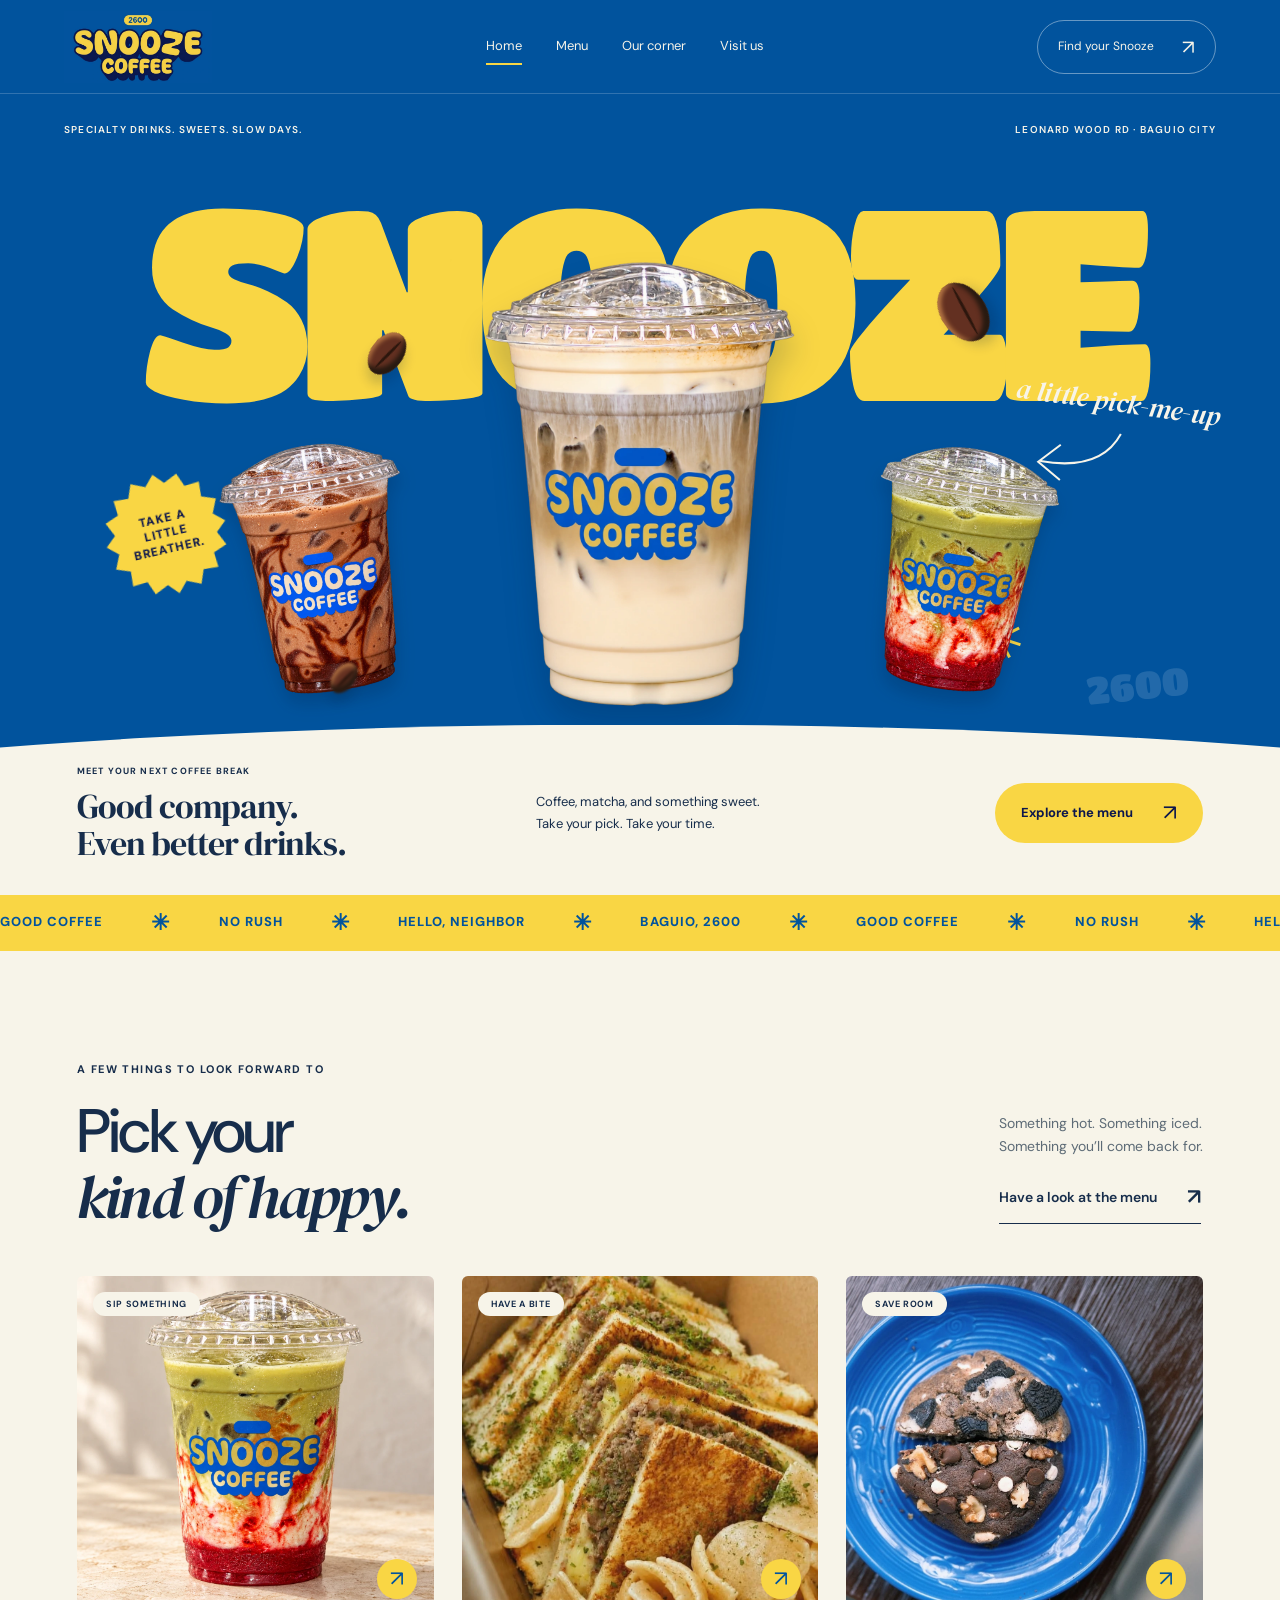
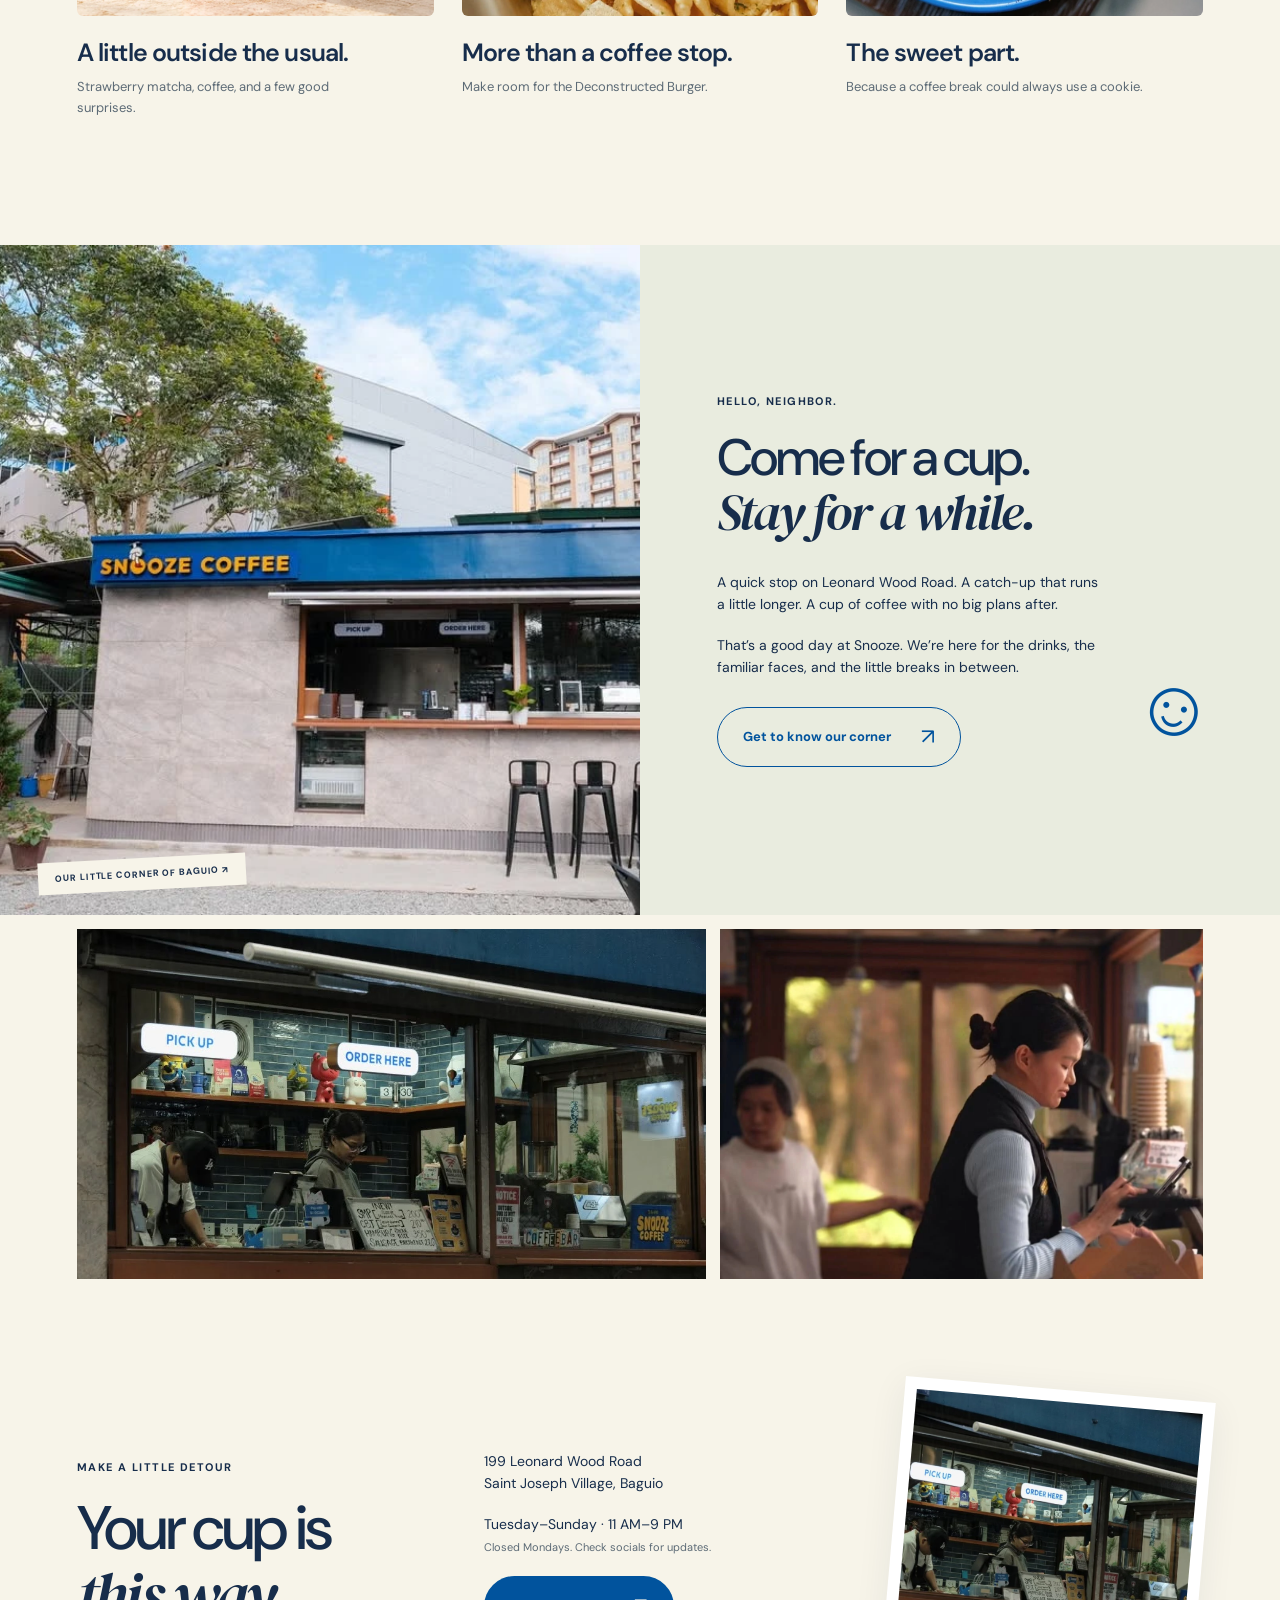
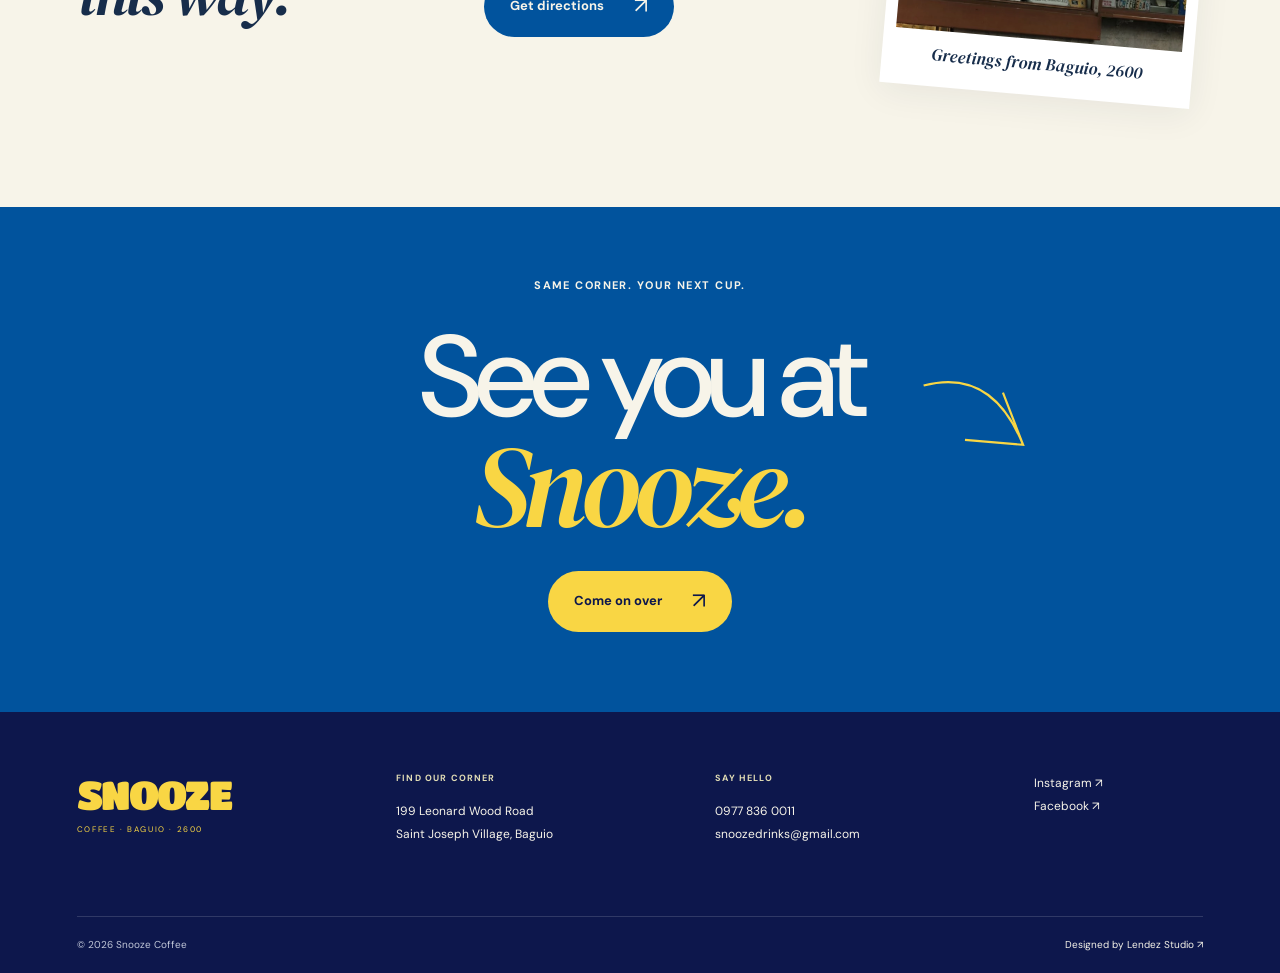
<file: index.html>
<!doctype html><html lang="en-PH"><head><meta charset="utf-8"><meta name="viewport" content="width=device-width, initial-scale=1"><title>Snooze Coffee Baguio | Take a Little Breather</title><meta name="description" content="Specialty drinks, strawberry matcha, coffee, sweets and snacks at Snooze Coffee on Leonard Wood Road, Baguio. Explore the menu and find our corner."><meta name="theme-color" content="#07579f"><link rel="canonical" href="https://lendezstudio.github.io/Snooze-Coffee/"><link rel="icon" href="./assets/favicon.ico?v=2" sizes="any"><link rel="icon" type="image/png" href="./assets/favicon.png?v=2" sizes="64x64"><link rel="apple-touch-icon" href="./assets/apple-touch-icon.png"><meta property="og:type" content="website"><meta property="og:title" content="Snooze Coffee Baguio | Take a Little Breather"><meta property="og:description" content="Specialty drinks, strawberry matcha, coffee, sweets and snacks at Snooze Coffee on Leonard Wood Road, Baguio. Explore the menu and find our corner."><meta property="og:url" content="https://lendezstudio.github.io/Snooze-Coffee/"><meta property="og:site_name" content="Snooze Coffee"><meta property="og:image" content="https://lendezstudio.github.io/Snooze-Coffee/assets/social-preview.jpg"><meta name="twitter:card" content="summary_large_image"><meta name="twitter:title" content="Snooze Coffee Baguio | Take a Little Breather"><meta name="twitter:description" content="Specialty drinks, strawberry matcha, coffee, sweets and snacks at Snooze Coffee on Leonard Wood Road, Baguio. Explore the menu and find our corner."><meta name="twitter:image" content="https://lendezstudio.github.io/Snooze-Coffee/assets/social-preview.jpg"><link rel="preconnect" href="https://fonts.googleapis.com"><link rel="preconnect" href="https://fonts.gstatic.com" crossorigin><link href="https://fonts.googleapis.com/css2?family=DM+Sans:wght@400;500;600;700&family=DM+Serif+Display:ital@0;1&family=Titan+One&display=swap" rel="stylesheet"><link rel="stylesheet" href="./style.css?v=7"><script src="./app.js?v=7" defer></script><script type="application/ld+json">{"@context": "https://schema.org", "@type": "CafeOrCoffeeShop", "@id": "https://lendezstudio.github.io/Snooze-Coffee/#cafe", "name": "Snooze Coffee", "url": "https://lendezstudio.github.io/Snooze-Coffee/", "image": "https://lendezstudio.github.io/Snooze-Coffee/assets/logo.webp", "telephone": "+639778360011", "email": "snoozedrinks@gmail.com", "address": {"@type": "PostalAddress", "streetAddress": "199 Leonard Wood Road, Saint Joseph Village", "addressLocality": "Baguio City", "addressRegion": "Benguet", "postalCode": "2600", "addressCountry": "PH"}, "geo": {"@type": "GeoCoordinates", "latitude": 16.4150144, "longitude": 120.6124026}, "sameAs": ["https://www.facebook.com/snoozecoffeeconcepts/", "https://www.instagram.com/snoozecoffeeph/"], "hasMenu": "https://lendezstudio.github.io/Snooze-Coffee/menu/", "openingHoursSpecification": {"@type": "OpeningHoursSpecification", "dayOfWeek": ["Tuesday", "Wednesday", "Thursday", "Friday", "Saturday", "Sunday"], "opens": "11:00", "closes": "21:00"}}</script></head><body class="home"><a class="skip" href="#main">Skip to content</a><header class="header"><a class="brand" href="./" aria-label="Snooze Coffee home"><img class="" src="./assets/logo.webp" alt="Snooze Coffee, Baguio 2600" loading="eager" decoding="async"></a><nav aria-label="Main navigation"><a href="./" aria-current="page">Home</a><a href="./menu/">Menu</a><a href="./our-corner/">Our corner</a><a href="./visit/">Visit us</a></nav><a class="nav-cta" href="./visit/">Find your Snooze <span aria-hidden="true">↗</span></a><button class="mobile-toggle" aria-label="Open navigation" aria-expanded="false" aria-controls="mobile-nav"><span></span><span></span></button></header><nav id="mobile-nav" class="mobile-nav" aria-label="Mobile navigation" hidden><a href="./" aria-current="page">Home</a><a href="./menu/">Menu</a><a href="./our-corner/">Our corner</a><a href="./visit/">Visit us</a><a class="button" href="https://www.google.com/maps/dir/?api=1&destination=16.4150144,120.6124026" target="_blank" rel="noopener noreferrer">Get directions <span aria-hidden="true">↗</span></a></nav><main id="main"><section class="hero" aria-roledescription="carousel" aria-label="A taste of Snooze"><div class="hero-topline"><span>SPECIALTY DRINKS. SWEETS. SLOW DAYS.</span><span>LEONARD WOOD RD · BAGUIO CITY</span></div><h1 class="hero-word">SNOOZE<span class="sr-only"> Coffee in Baguio</span></h1><div class="hero-stage"><div class="hero-stamp"><span>TAKE A<br>LITTLE<br>BREATHER.</span><svg viewBox="0 0 120 120" aria-hidden="true"><path d="M60 3l9 10 13-6 5 13 14-1-1 14 13 5-6 13 10 9-10 9 6 13-13 5 1 14-14-1-5 13-13-6-9 10-9-10-13 6-5-13-14 1 1-14-13-5 6-13L3 60l10-9-6-13 13-5-1-14 14 1 5-13 13 6z"/></svg></div><div class="hero-art carousel-drinks"><button class="drink drink--center" data-drink="0" aria-label="Iced coffee, featured drink" aria-pressed="true"><img src="./assets/drink-cream.webp" alt="Snooze iced coffee in a clear branded cup" fetchpriority="high" width="1024" height="1536"></button><button class="drink drink--right" data-drink="1" aria-label="Feature the strawberry matcha on the right" aria-pressed="false"><img src="./assets/drink-matcha-right.webp" alt="Snooze strawberry matcha cream, right cup" width="1024" height="1536"></button><button class="drink drink--left" data-drink="2" aria-label="Feature Snooze Chocolate" aria-pressed="false"><img src="./assets/drink-chocolate.webp" alt="Snooze iced chocolate in a clear branded cup" width="1024" height="1536"></button></div><span class="hand-note">a little pick-me-up<svg viewBox="0 0 100 70" aria-hidden="true"><path d="M90 4Q75 44 14 42m18-19L12 43l24 15"/></svg></span><span class="bean bean-1" aria-hidden="true"></span><span class="bean bean-2" aria-hidden="true"></span><span class="bean bean-3" aria-hidden="true"></span><span class="hero-spark" aria-hidden="true">✳</span><span class="hero-number" aria-hidden="true">2600</span></div><div class="hero-bottom"><div><p class="eyebrow" id="slide-category">MEET YOUR NEXT COFFEE BREAK</p><h2 id="slide-title">Good company.<br>Even better drinks.</h2></div><p id="slide-copy">Coffee, matcha, and something sweet.<br>Take your pick. Take your time.</p><div class="hero-controls"><a class="button yellow" href="./menu/">Explore the menu <span aria-hidden="true">↗</span></a></div></div></section><div class="ticker" aria-hidden="true"><div>GOOD COFFEE <span>✳</span> NO RUSH <span>✳</span> HELLO, NEIGHBOR <span>✳</span> BAGUIO, 2600 <span>✳</span> GOOD COFFEE <span>✳</span> NO RUSH <span>✳</span> HELLO, NEIGHBOR <span>✳</span></div></div><section class="section favorites"><div class="section-head"><div><p class="eyebrow">A FEW THINGS TO LOOK FORWARD TO</p><h2>Pick your<br><em>kind of happy.</em></h2></div><div><p>Something hot. Something iced.<br>Something you’ll come back for.</p><a class="text-link" href="./menu/">Have a look at the menu <span aria-hidden="true">↗</span></a></div></div><div class="food-grid"><a class="food-card" href="./menu/"><div class="card-img"><img class="" src="./assets/strawberry-matcha-scene.webp" alt="Snooze strawberry matcha cream on a warm stone counter" loading="lazy" decoding="async"><span class="card-tag">SIP SOMETHING</span><span class="round-arrow" aria-hidden="true">↗</span></div><h3>A little outside the usual.</h3><p>Strawberry matcha, coffee, and a few good surprises.</p></a><a class="food-card" href="./menu/"><div class="card-img"><img class="" src="./assets/burger.webp" alt="Snooze Coffee deconstructed burger served toasted with chips" loading="lazy" decoding="async"><span class="card-tag">HAVE A BITE</span><span class="round-arrow" aria-hidden="true">↗</span></div><h3>More than a coffee stop.</h3><p>Make room for the Deconstructed Burger.</p></a><a class="food-card" href="./menu/"><div class="card-img"><img class="" src="./assets/cookies.webp" alt="Chocolate cookies on a blue plate at Snooze Coffee" loading="lazy" decoding="async"><span class="card-tag">SAVE ROOM</span><span class="round-arrow" aria-hidden="true">↗</span></div><h3>The sweet part.</h3><p>Because a coffee break could always use a cookie.</p></a></div></section><section class="neighborhood"><div class="neighborhood-pic"><img class="" src="./assets/cafe-exterior.webp" alt="Snooze Coffee exterior with its blue sign and counter seating" loading="lazy" decoding="async"><span class="photo-label">OUR LITTLE CORNER OF BAGUIO ↗</span></div><div class="neighborhood-copy"><p class="eyebrow">HELLO, NEIGHBOR.</p><h2>Come for a cup.<br><em>Stay for a while.</em></h2><p>A quick stop on Leonard Wood Road. A catch-up that runs a little longer. A cup of coffee with no big plans after.</p><p>That’s a good day at Snooze. We’re here for the drinks, the familiar faces, and the little breaks in between.</p><a class="button outline" href="./our-corner/">Get to know our corner <span aria-hidden="true">↗</span></a><span class="small-doodle" aria-hidden="true">☺</span></div></section><section class="home-cafe-photos" aria-label="A look around Snooze Coffee"><img class="" src="./assets/cafe-counter.webp" alt="Snooze Coffee counter with its order and pickup windows" loading="lazy" decoding="async"><img class="" src="./assets/cafe-barista.webp" alt="A Snooze Coffee team member preparing drinks" loading="lazy" decoding="async"></section><section class="section visit-strip"><div><p class="eyebrow">MAKE A LITTLE DETOUR</p><h2>Your cup is<br><em>this way.</em></h2></div><div class="visit-strip-details"><p>199 Leonard Wood Road<br>Saint Joseph Village, Baguio</p><p>Tuesday–Sunday · 11 AM–9 PM<br><span>Closed Mondays. Check socials for updates.</span></p><a class="button blue" href="https://www.google.com/maps/dir/?api=1&destination=16.4150144,120.6124026" target="_blank" rel="noopener noreferrer">Get directions <span aria-hidden="true">↗</span></a></div><div class="mini-postcard"><img class="" src="./assets/cafe-counter.webp" alt="Snooze Coffee order and pickup windows" loading="lazy" decoding="async"><span>Greetings from Baguio, 2600</span></div></section></main><section class="last-call"><p class="eyebrow">SAME CORNER. YOUR NEXT CUP.</p><h2>See you at<br><span>Snooze.</span><svg viewBox="0 0 120 85" aria-hidden="true"><path d="M4 30Q57 -7 108 49M75 11l34 39-52 14"/></svg></h2><a class="button yellow" href="./visit/">Come on over <span aria-hidden="true">↗</span></a></section><footer><div class="footer-top"><a class="footer-brand" href="./">SNOOZE<span>COFFEE · BAGUIO · 2600</span></a><div><p class="eyebrow">FIND OUR CORNER</p><p>199 Leonard Wood Road<br>Saint Joseph Village, Baguio</p></div><div><p class="eyebrow">SAY HELLO</p><a href="tel:+639778360011">0977 836 0011</a><a href="mailto:snoozedrinks@gmail.com">snoozedrinks@gmail.com</a></div><div class="footer-social"><a href="https://www.instagram.com/snoozecoffeeph/" target="_blank" rel="noopener noreferrer">Instagram ↗</a><a href="https://www.facebook.com/snoozecoffeeconcepts/" target="_blank" rel="noopener noreferrer">Facebook ↗</a></div></div><div class="footer-bottom"><span>© 2026 Snooze Coffee</span><a href="https://lendezstudio.com" target="_blank" rel="noopener noreferrer">Designed by Lendez Studio ↗</a></div></footer></body></html>
</file>
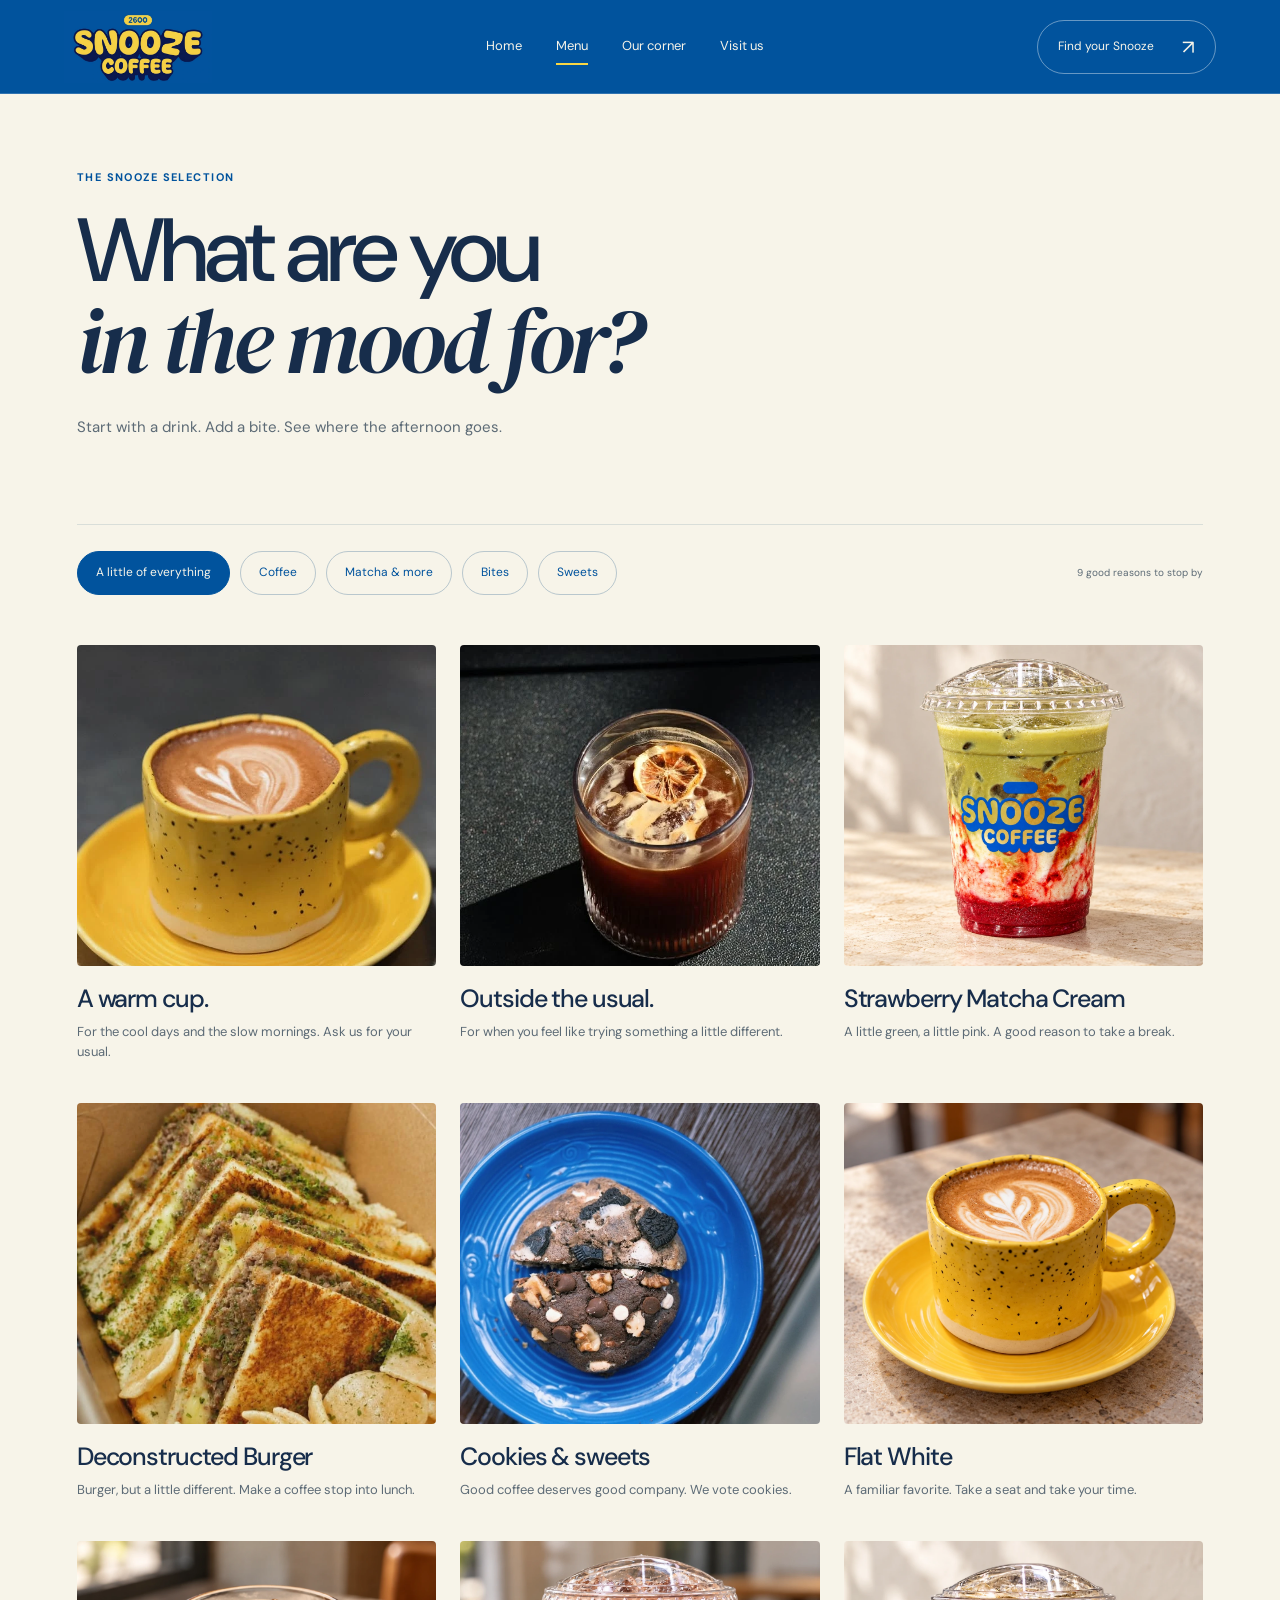
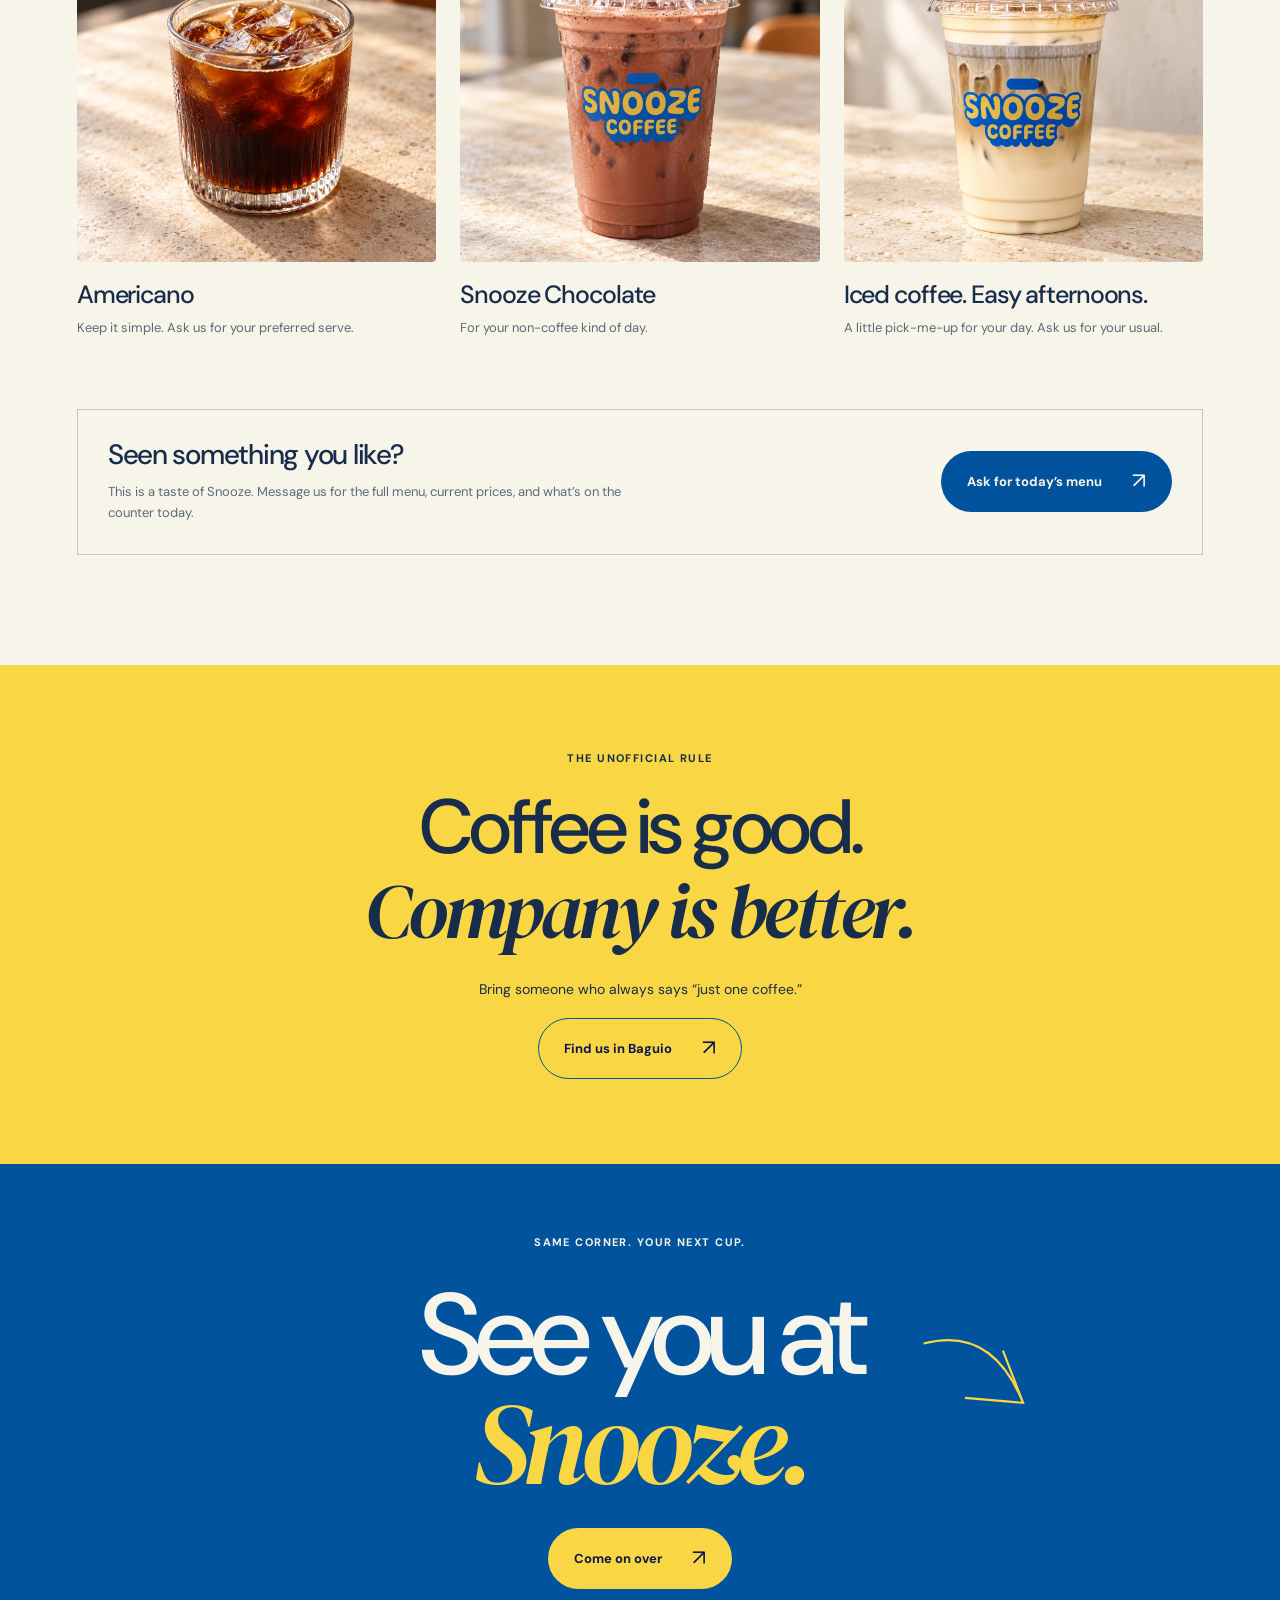
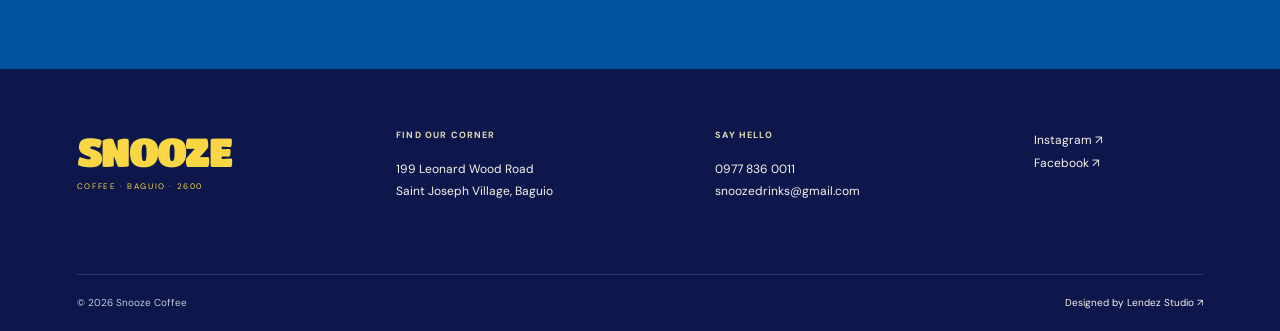
<file: menu/index.html>
<!doctype html><html lang="en-PH"><head><meta charset="utf-8"><meta name="viewport" content="width=device-width, initial-scale=1"><title>Drinks, Bites & Sweets | Snooze Coffee Baguio</title><meta name="description" content="Explore a taste of Snooze Coffee: coffee, strawberry matcha, the Deconstructed Burger, and cookies. Message the café for the full menu and current prices."><meta name="theme-color" content="#07579f"><link rel="canonical" href="https://lendezstudio.github.io/Snooze-Coffee/menu/"><link rel="icon" href="../assets/favicon.ico?v=2" sizes="any"><link rel="icon" type="image/png" href="../assets/favicon.png?v=2" sizes="64x64"><link rel="apple-touch-icon" href="../assets/apple-touch-icon.png"><meta property="og:type" content="website"><meta property="og:title" content="Drinks, Bites & Sweets | Snooze Coffee Baguio"><meta property="og:description" content="Explore a taste of Snooze Coffee: coffee, strawberry matcha, the Deconstructed Burger, and cookies. Message the café for the full menu and current prices."><meta property="og:url" content="https://lendezstudio.github.io/Snooze-Coffee/menu/"><meta property="og:site_name" content="Snooze Coffee"><meta property="og:image" content="https://lendezstudio.github.io/Snooze-Coffee/assets/social-preview.jpg"><meta name="twitter:card" content="summary_large_image"><meta name="twitter:title" content="Drinks, Bites & Sweets | Snooze Coffee Baguio"><meta name="twitter:description" content="Explore a taste of Snooze Coffee: coffee, strawberry matcha, the Deconstructed Burger, and cookies. Message the café for the full menu and current prices."><meta name="twitter:image" content="https://lendezstudio.github.io/Snooze-Coffee/assets/social-preview.jpg"><link rel="preconnect" href="https://fonts.googleapis.com"><link rel="preconnect" href="https://fonts.gstatic.com" crossorigin><link href="https://fonts.googleapis.com/css2?family=DM+Sans:wght@400;500;600;700&family=DM+Serif+Display:ital@0;1&family=Titan+One&display=swap" rel="stylesheet"><link rel="stylesheet" href="../style.css?v=7"><script src="../app.js?v=7" defer></script><script type="application/ld+json">{"@context": "https://schema.org", "@type": "CafeOrCoffeeShop", "@id": "https://lendezstudio.github.io/Snooze-Coffee/#cafe", "name": "Snooze Coffee", "url": "https://lendezstudio.github.io/Snooze-Coffee/", "image": "https://lendezstudio.github.io/Snooze-Coffee/assets/logo.webp", "telephone": "+639778360011", "email": "snoozedrinks@gmail.com", "address": {"@type": "PostalAddress", "streetAddress": "199 Leonard Wood Road, Saint Joseph Village", "addressLocality": "Baguio City", "addressRegion": "Benguet", "postalCode": "2600", "addressCountry": "PH"}, "geo": {"@type": "GeoCoordinates", "latitude": 16.4150144, "longitude": 120.6124026}, "sameAs": ["https://www.facebook.com/snoozecoffeeconcepts/", "https://www.instagram.com/snoozecoffeeph/"], "hasMenu": "https://lendezstudio.github.io/Snooze-Coffee/menu/", "openingHoursSpecification": {"@type": "OpeningHoursSpecification", "dayOfWeek": ["Tuesday", "Wednesday", "Thursday", "Friday", "Saturday", "Sunday"], "opens": "11:00", "closes": "21:00"}}</script></head><body class="menu"><a class="skip" href="#main">Skip to content</a><header class="header"><a class="brand" href="../" aria-label="Snooze Coffee home"><img class="" src="../assets/logo.webp" alt="Snooze Coffee, Baguio 2600" loading="eager" decoding="async"></a><nav aria-label="Main navigation"><a href="../">Home</a><a href="../menu/" aria-current="page">Menu</a><a href="../our-corner/">Our corner</a><a href="../visit/">Visit us</a></nav><a class="nav-cta" href="../visit/">Find your Snooze <span aria-hidden="true">↗</span></a><button class="mobile-toggle" aria-label="Open navigation" aria-expanded="false" aria-controls="mobile-nav"><span></span><span></span></button></header><nav id="mobile-nav" class="mobile-nav" aria-label="Mobile navigation" hidden><a href="../">Home</a><a href="../menu/" aria-current="page">Menu</a><a href="../our-corner/">Our corner</a><a href="../visit/">Visit us</a><a class="button" href="https://www.google.com/maps/dir/?api=1&destination=16.4150144,120.6124026" target="_blank" rel="noopener noreferrer">Get directions <span aria-hidden="true">↗</span></a></nav><main id="main"><section class="page-heading"><p class="eyebrow">THE SNOOZE SELECTION</p><h1>What are you<br><em>in the mood for?</em></h1><p class="intro">Start with a drink. Add a bite. See where the afternoon goes.</p></section><section class="section menu-section"><div class="menu-toolbar"><div class="filters" role="group" aria-label="Filter the menu"><button class="active" data-filter="all" aria-pressed="true">A little of everything</button><button data-filter="coffee" aria-pressed="false">Coffee</button><button data-filter="matcha" aria-pressed="false">Matcha & more</button><button data-filter="food" aria-pressed="false">Bites</button><button data-filter="sweets" aria-pressed="false">Sweets</button></div><p id="result-count" aria-live="polite">9 good reasons to stop by</p></div><div class="menu-grid"><article class="menu-card" data-category="coffee"><div class="menu-img"><img class="" src="../assets/hot-coffee.webp" alt="Latte art in Snooze’s yellow coffee cup" loading="lazy" decoding="async"><span class="card-tag">HOT COFFEE</span></div><h2>A warm cup.</h2><p>For the cool days and the slow mornings. Ask us for your usual.</p></article><article class="menu-card" data-category="coffee"><div class="menu-img"><img class="" src="../assets/citrus-coffee.webp" alt="Iced coffee with a dried citrus garnish at Snooze" loading="lazy" decoding="async"><span class="card-tag">COFFEE WITH A TWIST</span></div><h2>Outside the usual.</h2><p>For when you feel like trying something a little different.</p></article><article class="menu-card" data-category="matcha"><div class="menu-img"><img class="" src="../assets/strawberry-matcha-scene.webp" alt="Snooze strawberry matcha cream on a minimalist stone counter" loading="lazy" decoding="async"><span class="card-tag">MATCHA</span></div><h2>Strawberry Matcha Cream</h2><p>A little green, a little pink. A good reason to take a break.</p></article><article class="menu-card" data-category="food"><div class="menu-img"><img class="" src="../assets/burger.webp" alt="Snooze Deconstructed Burger served toasted with chips" loading="lazy" decoding="async"><span class="card-tag">BITES</span></div><h2>Deconstructed Burger</h2><p>Burger, but a little different. Make a coffee stop into lunch.</p></article><article class="menu-card" data-category="sweets"><div class="menu-img"><img class="" src="../assets/cookies.webp" alt="Two cookies centered on a blue ceramic plate" loading="lazy" decoding="async"><span class="card-tag">SWEETS</span></div><h2>Cookies & sweets</h2><p>Good coffee deserves good company. We vote cookies.</p></article><article class="menu-card" data-category="coffee"><div class="menu-img"><img class="" src="../assets/flat-white-photo.webp" alt="Flat white with latte art in a yellow ceramic cup and saucer" loading="lazy" decoding="async"><span class="card-tag">COFFEE</span></div><h2>Flat White</h2><p>A familiar favorite. Take a seat and take your time.</p></article><article class="menu-card" data-category="coffee"><div class="menu-img"><img class="" src="../assets/americano-photo.webp" alt="Iced Americano in a clear glass on a café table" loading="lazy" decoding="async"><span class="card-tag">COFFEE</span></div><h2>Americano</h2><p>Keep it simple. Ask us for your preferred serve.</p></article><article class="menu-card" data-category="matcha"><div class="menu-img"><img class="" src="../assets/snooze-chocolate-photo.webp" alt="Iced chocolate in a clear Snooze Coffee branded cup" loading="lazy" decoding="async"><span class="card-tag">NON-COFFEE</span></div><h2>Snooze Chocolate</h2><p>For your non-coffee kind of day.</p></article><article class="menu-card" data-category="coffee"><div class="menu-img"><img class="" src="../assets/iced-coffee-scene.webp" alt="Snooze iced coffee on a softly lit stone café counter" loading="lazy" decoding="async"><span class="card-tag">ICED COFFEE</span></div><h2>Iced coffee. Easy afternoons.</h2><p>A little pick-me-up for your day. Ask us for your usual.</p></article></div><div class="menu-note"><div><h2>Seen something you like?</h2><p>This is a taste of Snooze. Message us for the full menu, current prices, and what’s on the counter today.</p></div><a class="button blue" href="https://www.facebook.com/snoozecoffeeconcepts/" target="_blank" rel="noopener noreferrer">Ask for today’s menu <span aria-hidden="true">↗</span></a></div></section><section class="pairing"><p class="eyebrow">THE UNOFFICIAL RULE</p><h2>Coffee is good.<br><em>Company is better.</em></h2><p>Bring someone who always says “just one coffee.”</p><a class="button yellow" href="../visit/">Find us in Baguio <span aria-hidden="true">↗</span></a></section></main><section class="last-call"><p class="eyebrow">SAME CORNER. YOUR NEXT CUP.</p><h2>See you at<br><span>Snooze.</span><svg viewBox="0 0 120 85" aria-hidden="true"><path d="M4 30Q57 -7 108 49M75 11l34 39-52 14"/></svg></h2><a class="button yellow" href="../visit/">Come on over <span aria-hidden="true">↗</span></a></section><footer><div class="footer-top"><a class="footer-brand" href="../">SNOOZE<span>COFFEE · BAGUIO · 2600</span></a><div><p class="eyebrow">FIND OUR CORNER</p><p>199 Leonard Wood Road<br>Saint Joseph Village, Baguio</p></div><div><p class="eyebrow">SAY HELLO</p><a href="tel:+639778360011">0977 836 0011</a><a href="mailto:snoozedrinks@gmail.com">snoozedrinks@gmail.com</a></div><div class="footer-social"><a href="https://www.instagram.com/snoozecoffeeph/" target="_blank" rel="noopener noreferrer">Instagram ↗</a><a href="https://www.facebook.com/snoozecoffeeconcepts/" target="_blank" rel="noopener noreferrer">Facebook ↗</a></div></div><div class="footer-bottom"><span>© 2026 Snooze Coffee</span><a href="https://lendezstudio.com" target="_blank" rel="noopener noreferrer">Designed by Lendez Studio ↗</a></div></footer></body></html>
</file>
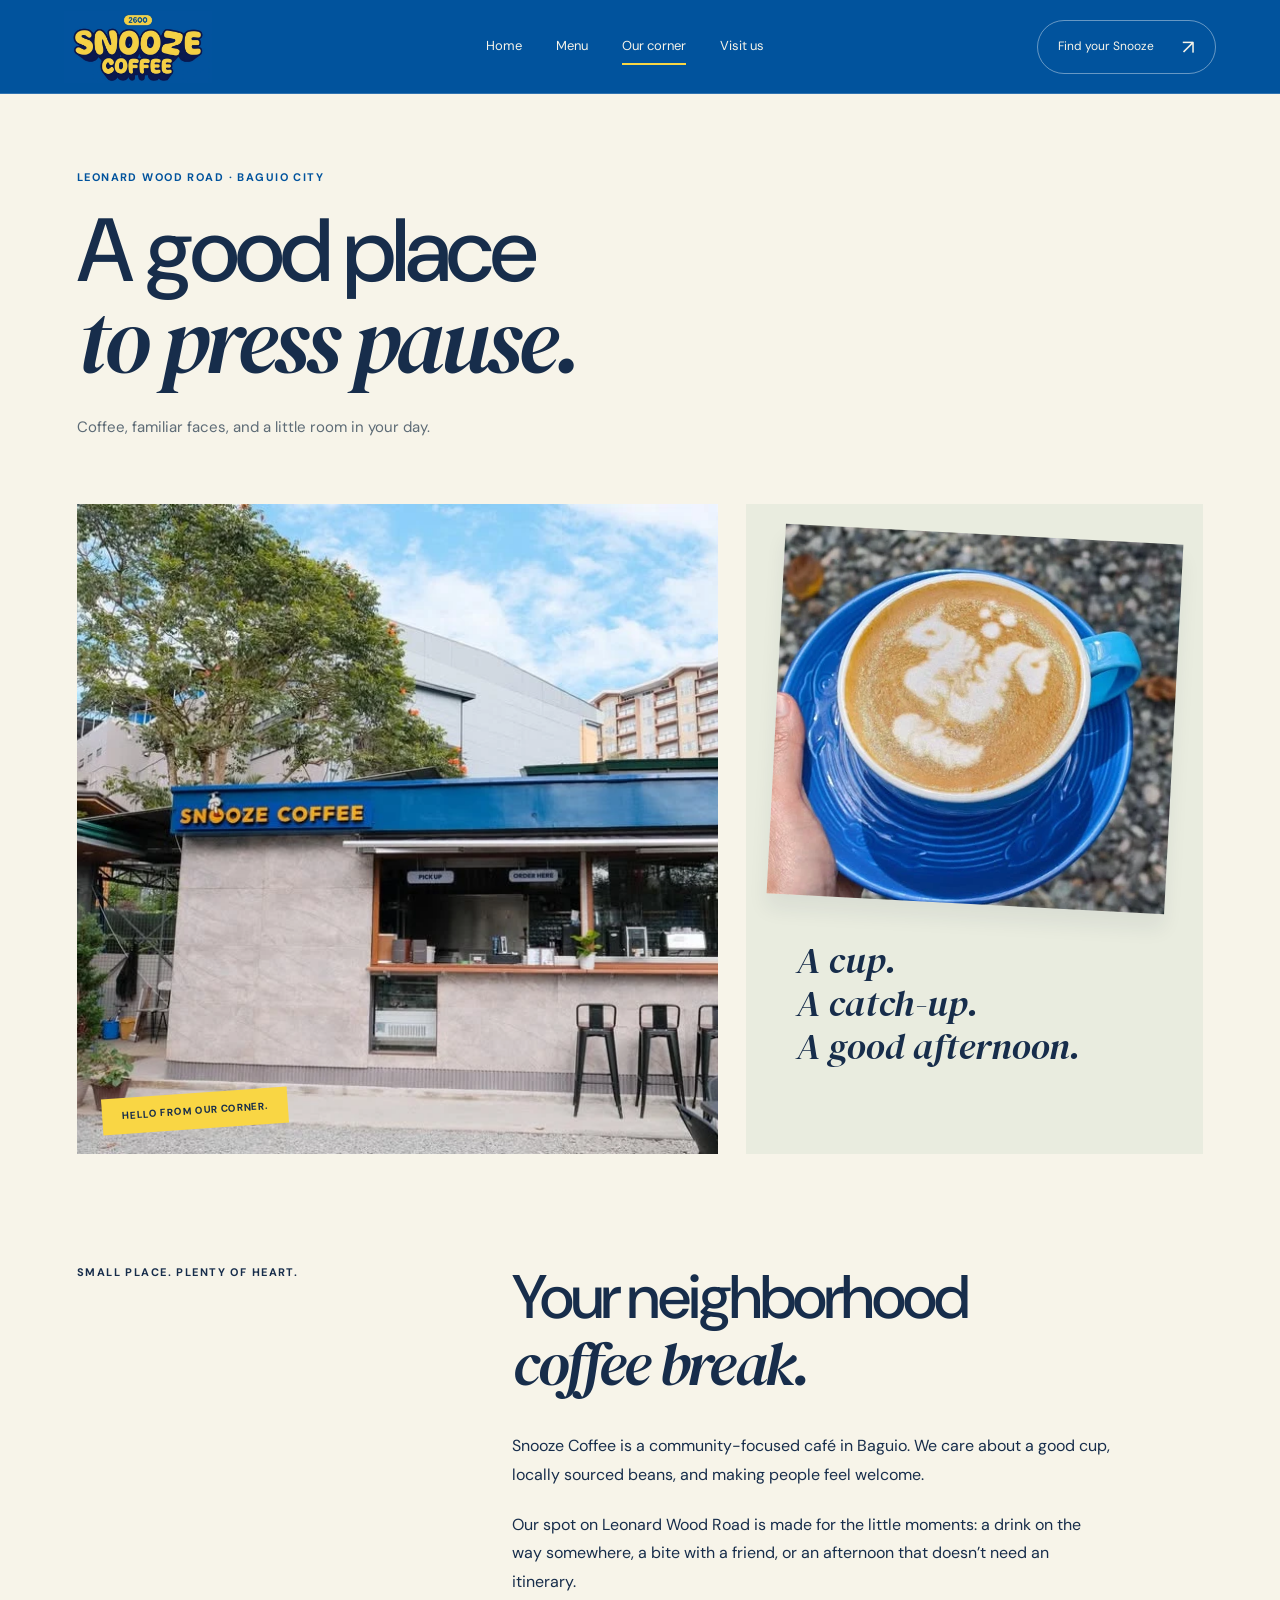
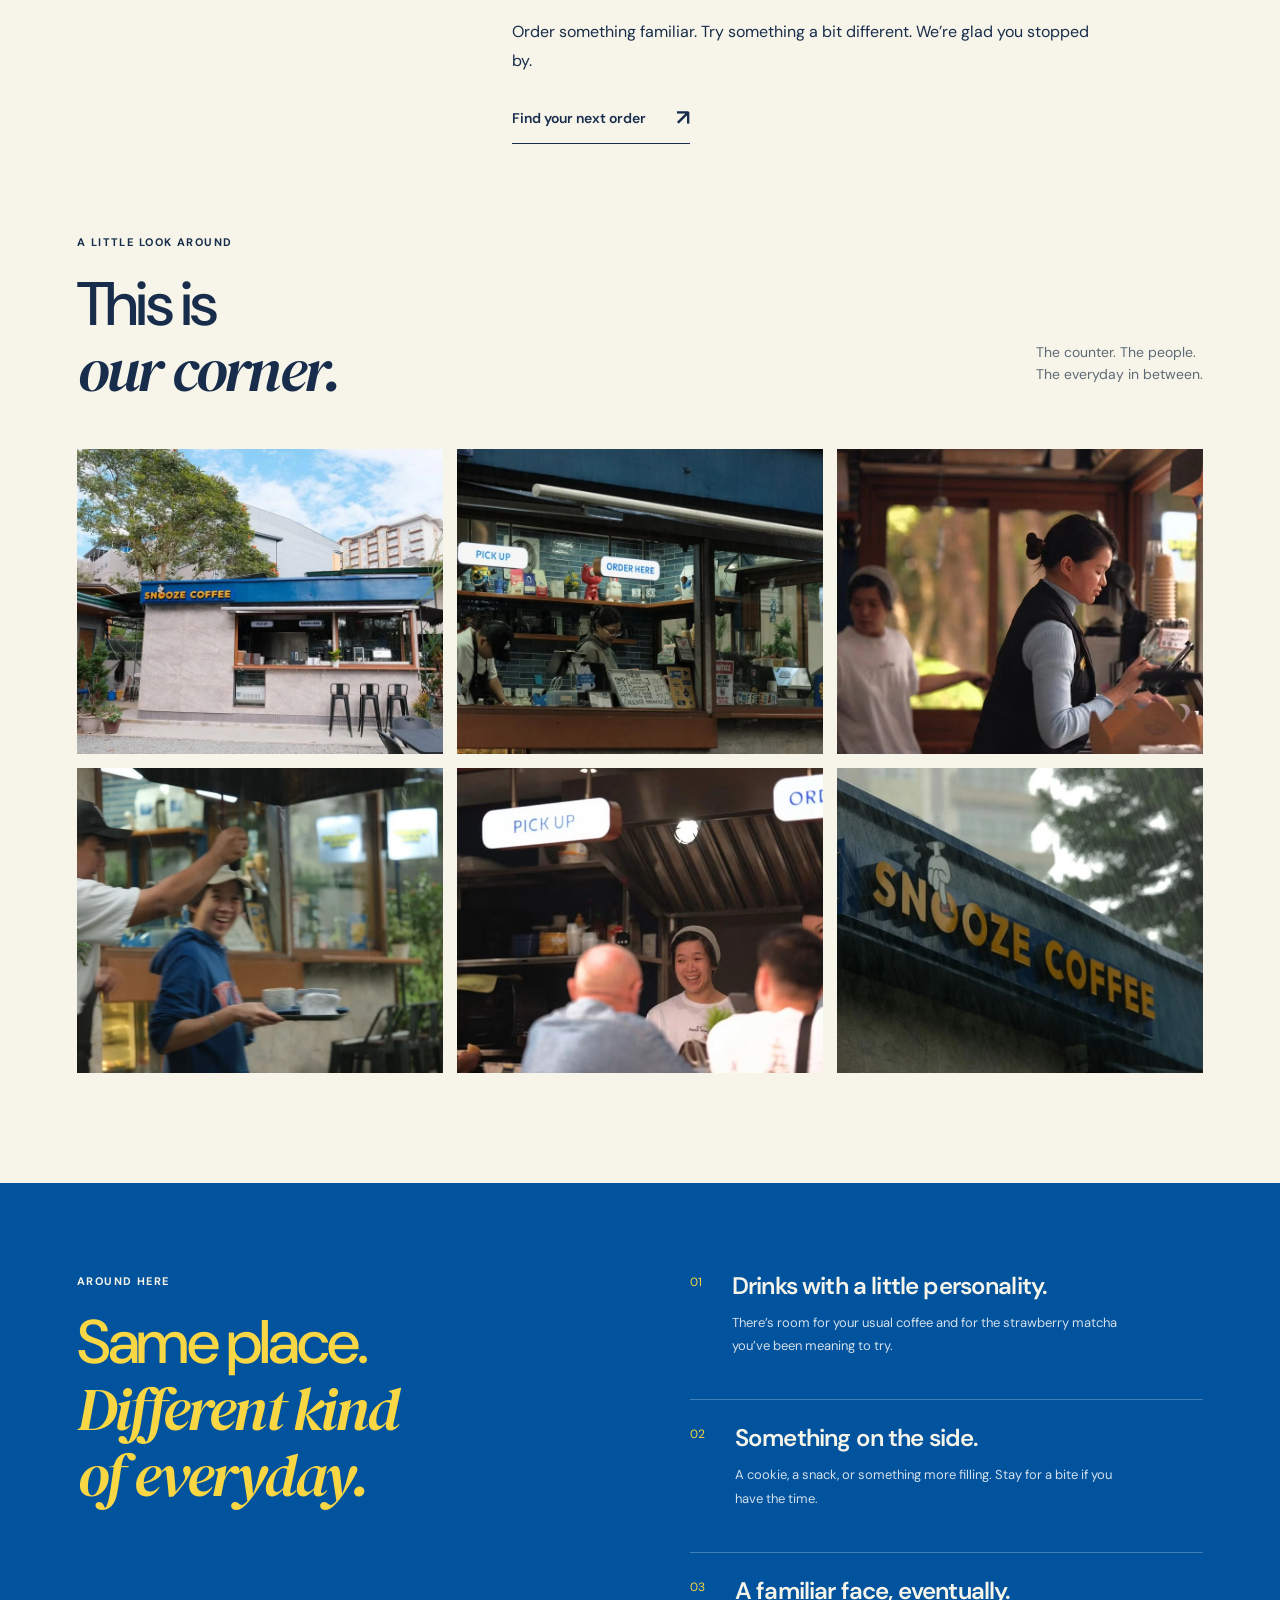
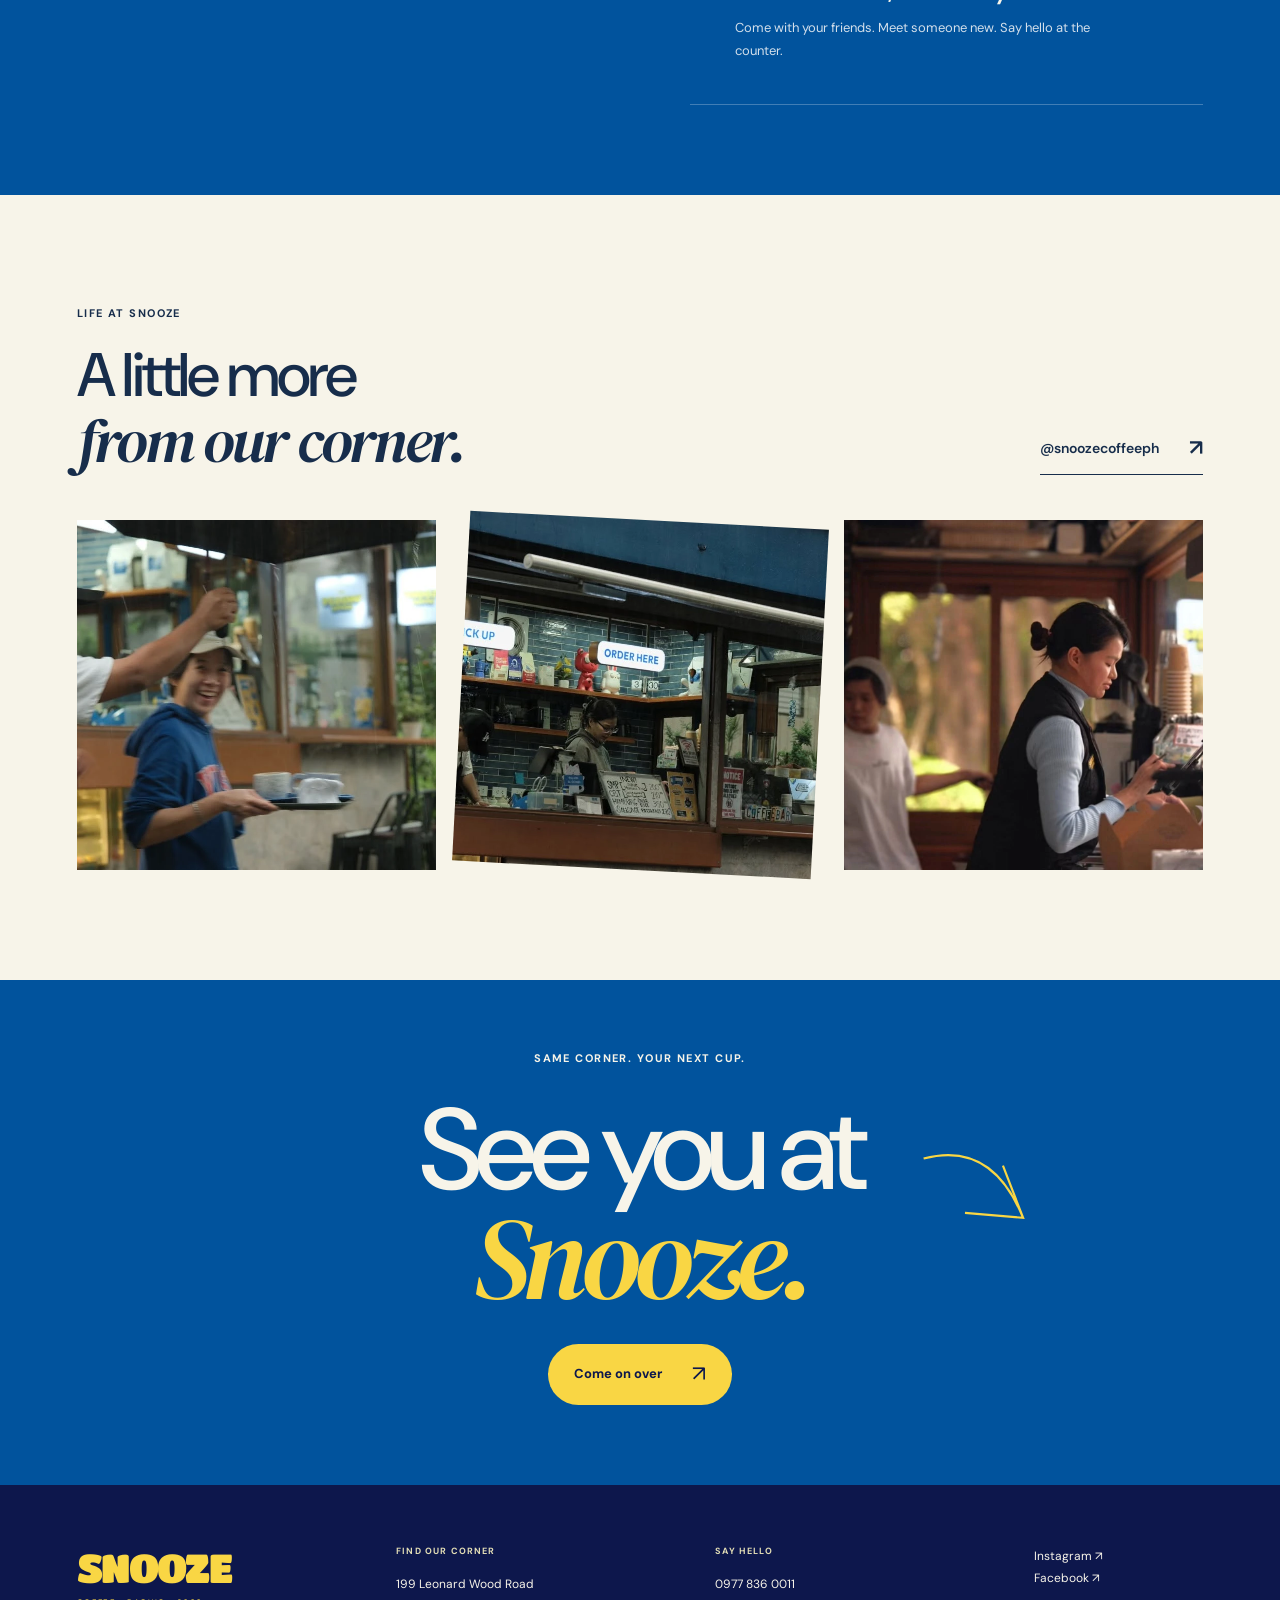
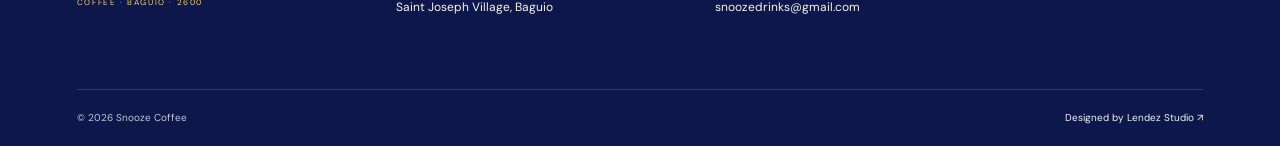
<file: our-corner/index.html>
<!doctype html><html lang="en-PH"><head><meta charset="utf-8"><meta name="viewport" content="width=device-width, initial-scale=1"><title>Our Corner on Leonard Wood Road | Snooze Coffee</title><meta name="description" content="Get to know Snooze Coffee, a community-focused café on Leonard Wood Road in Baguio. Locally sourced beans, handcrafted drinks, and a warm welcome."><meta name="theme-color" content="#07579f"><link rel="canonical" href="https://lendezstudio.github.io/Snooze-Coffee/our-corner/"><link rel="icon" href="../assets/favicon.ico?v=2" sizes="any"><link rel="icon" type="image/png" href="../assets/favicon.png?v=2" sizes="64x64"><link rel="apple-touch-icon" href="../assets/apple-touch-icon.png"><meta property="og:type" content="website"><meta property="og:title" content="Our Corner on Leonard Wood Road | Snooze Coffee"><meta property="og:description" content="Get to know Snooze Coffee, a community-focused café on Leonard Wood Road in Baguio. Locally sourced beans, handcrafted drinks, and a warm welcome."><meta property="og:url" content="https://lendezstudio.github.io/Snooze-Coffee/our-corner/"><meta property="og:site_name" content="Snooze Coffee"><meta property="og:image" content="https://lendezstudio.github.io/Snooze-Coffee/assets/social-preview.jpg"><meta name="twitter:card" content="summary_large_image"><meta name="twitter:title" content="Our Corner on Leonard Wood Road | Snooze Coffee"><meta name="twitter:description" content="Get to know Snooze Coffee, a community-focused café on Leonard Wood Road in Baguio. Locally sourced beans, handcrafted drinks, and a warm welcome."><meta name="twitter:image" content="https://lendezstudio.github.io/Snooze-Coffee/assets/social-preview.jpg"><link rel="preconnect" href="https://fonts.googleapis.com"><link rel="preconnect" href="https://fonts.gstatic.com" crossorigin><link href="https://fonts.googleapis.com/css2?family=DM+Sans:wght@400;500;600;700&family=DM+Serif+Display:ital@0;1&family=Titan+One&display=swap" rel="stylesheet"><link rel="stylesheet" href="../style.css?v=7"><script src="../app.js?v=7" defer></script><script type="application/ld+json">{"@context": "https://schema.org", "@type": "CafeOrCoffeeShop", "@id": "https://lendezstudio.github.io/Snooze-Coffee/#cafe", "name": "Snooze Coffee", "url": "https://lendezstudio.github.io/Snooze-Coffee/", "image": "https://lendezstudio.github.io/Snooze-Coffee/assets/logo.webp", "telephone": "+639778360011", "email": "snoozedrinks@gmail.com", "address": {"@type": "PostalAddress", "streetAddress": "199 Leonard Wood Road, Saint Joseph Village", "addressLocality": "Baguio City", "addressRegion": "Benguet", "postalCode": "2600", "addressCountry": "PH"}, "geo": {"@type": "GeoCoordinates", "latitude": 16.4150144, "longitude": 120.6124026}, "sameAs": ["https://www.facebook.com/snoozecoffeeconcepts/", "https://www.instagram.com/snoozecoffeeph/"], "hasMenu": "https://lendezstudio.github.io/Snooze-Coffee/menu/", "openingHoursSpecification": {"@type": "OpeningHoursSpecification", "dayOfWeek": ["Tuesday", "Wednesday", "Thursday", "Friday", "Saturday", "Sunday"], "opens": "11:00", "closes": "21:00"}}</script></head><body class="our-corner"><a class="skip" href="#main">Skip to content</a><header class="header"><a class="brand" href="../" aria-label="Snooze Coffee home"><img class="" src="../assets/logo.webp" alt="Snooze Coffee, Baguio 2600" loading="eager" decoding="async"></a><nav aria-label="Main navigation"><a href="../">Home</a><a href="../menu/">Menu</a><a href="../our-corner/" aria-current="page">Our corner</a><a href="../visit/">Visit us</a></nav><a class="nav-cta" href="../visit/">Find your Snooze <span aria-hidden="true">↗</span></a><button class="mobile-toggle" aria-label="Open navigation" aria-expanded="false" aria-controls="mobile-nav"><span></span><span></span></button></header><nav id="mobile-nav" class="mobile-nav" aria-label="Mobile navigation" hidden><a href="../">Home</a><a href="../menu/">Menu</a><a href="../our-corner/" aria-current="page">Our corner</a><a href="../visit/">Visit us</a><a class="button" href="https://www.google.com/maps/dir/?api=1&destination=16.4150144,120.6124026" target="_blank" rel="noopener noreferrer">Get directions <span aria-hidden="true">↗</span></a></nav><main id="main"><section class="page-heading"><p class="eyebrow">LEONARD WOOD ROAD · BAGUIO CITY</p><h1>A good place<br><em>to press pause.</em></h1><p class="intro">Coffee, familiar faces, and a little room in your day.</p></section><section class="about-mosaic"><div class="mosaic-main"><img class="" src="../assets/cafe-exterior.webp" alt="Snooze Coffee exterior and counter seating in Baguio" loading="eager" decoding="async"><span>HELLO FROM OUR CORNER.</span></div><div class="mosaic-detail"><img class="" src="../assets/blue-cup.webp" alt="Snooze coffee in a blue cup outdoors" loading="eager" decoding="async"><p>A cup.<br>A catch-up.<br>A good afternoon.</p></div></section><section class="section about-story"><p class="eyebrow">SMALL PLACE. PLENTY OF HEART.</p><div><h2>Your neighborhood<br><em>coffee break.</em></h2><p>Snooze Coffee is a community-focused café in Baguio. We care about a good cup, locally sourced beans, and making people feel welcome.</p><p>Our spot on Leonard Wood Road is made for the little moments: a drink on the way somewhere, a bite with a friend, or an afternoon that doesn’t need an itinerary.</p><p>Order something familiar. Try something a bit different. We’re glad you stopped by.</p><a class="text-link" href="../menu/">Find your next order <span aria-hidden="true">↗</span></a></div></section><section class="section cafe-gallery-section"><div class="section-head"><div><p class="eyebrow">A LITTLE LOOK AROUND</p><h2>This is<br><em>our corner.</em></h2></div><p>The counter. The people.<br>The everyday in between.</p></div><div class="cafe-gallery"><img class="" src="../assets/cafe-exterior.webp" alt="Snooze Coffee exterior and outdoor counter seats" loading="lazy" decoding="async"><img class="" src="../assets/cafe-counter.webp" alt="Order and pickup counter at Snooze Coffee" loading="lazy" decoding="async"><img class="" src="../assets/cafe-barista.webp" alt="A Snooze team member preparing an order" loading="lazy" decoding="async"><img class="" src="../assets/cafe-team.webp" alt="The Snooze team sharing a moment at the counter" loading="lazy" decoding="async"><img class="" src="../assets/cafe-window.webp" alt="Guests being welcomed at the Snooze pickup window" loading="lazy" decoding="async"><img class="" src="../assets/storefront-clean.webp" alt="Snooze Coffee blue sign on a rainy Baguio day" loading="lazy" decoding="async"></div></section><section class="hello-neighbor"><div><p class="eyebrow">AROUND HERE</p><h2>Same place.<br><em>Different kind<br>of everyday.</em></h2></div><div class="neighbor-list"><article><span>01</span><div><h3>Drinks with a little personality.</h3><p>There’s room for your usual coffee and for the strawberry matcha you’ve been meaning to try.</p></div></article><article><span>02</span><div><h3>Something on the side.</h3><p>A cookie, a snack, or something more filling. Stay for a bite if you have the time.</p></div></article><article><span>03</span><div><h3>A familiar face, eventually.</h3><p>Come with your friends. Meet someone new. Say hello at the counter.</p></div></article></div></section><section class="section instagram-section"><div class="section-head"><div><p class="eyebrow">LIFE AT SNOOZE</p><h2>A little more<br><em>from our corner.</em></h2></div><a class="text-link" href="https://www.instagram.com/snoozecoffeeph/" target="_blank" rel="noopener noreferrer">@snoozecoffeeph <span aria-hidden="true">↗</span></a></div><div class="social-grid"><img class="" src="../assets/cafe-team.webp" alt="Coffee served with a smile by the Snooze team" loading="lazy" decoding="async"><img class="" src="../assets/cafe-counter.webp" alt="A view into the Snooze Coffee counter" loading="lazy" decoding="async"><img class="" src="../assets/cafe-barista.webp" alt="A Snooze barista at work" loading="lazy" decoding="async"></div></section></main><section class="last-call"><p class="eyebrow">SAME CORNER. YOUR NEXT CUP.</p><h2>See you at<br><span>Snooze.</span><svg viewBox="0 0 120 85" aria-hidden="true"><path d="M4 30Q57 -7 108 49M75 11l34 39-52 14"/></svg></h2><a class="button yellow" href="../visit/">Come on over <span aria-hidden="true">↗</span></a></section><footer><div class="footer-top"><a class="footer-brand" href="../">SNOOZE<span>COFFEE · BAGUIO · 2600</span></a><div><p class="eyebrow">FIND OUR CORNER</p><p>199 Leonard Wood Road<br>Saint Joseph Village, Baguio</p></div><div><p class="eyebrow">SAY HELLO</p><a href="tel:+639778360011">0977 836 0011</a><a href="mailto:snoozedrinks@gmail.com">snoozedrinks@gmail.com</a></div><div class="footer-social"><a href="https://www.instagram.com/snoozecoffeeph/" target="_blank" rel="noopener noreferrer">Instagram ↗</a><a href="https://www.facebook.com/snoozecoffeeconcepts/" target="_blank" rel="noopener noreferrer">Facebook ↗</a></div></div><div class="footer-bottom"><span>© 2026 Snooze Coffee</span><a href="https://lendezstudio.com" target="_blank" rel="noopener noreferrer">Designed by Lendez Studio ↗</a></div></footer></body></html>
</file>
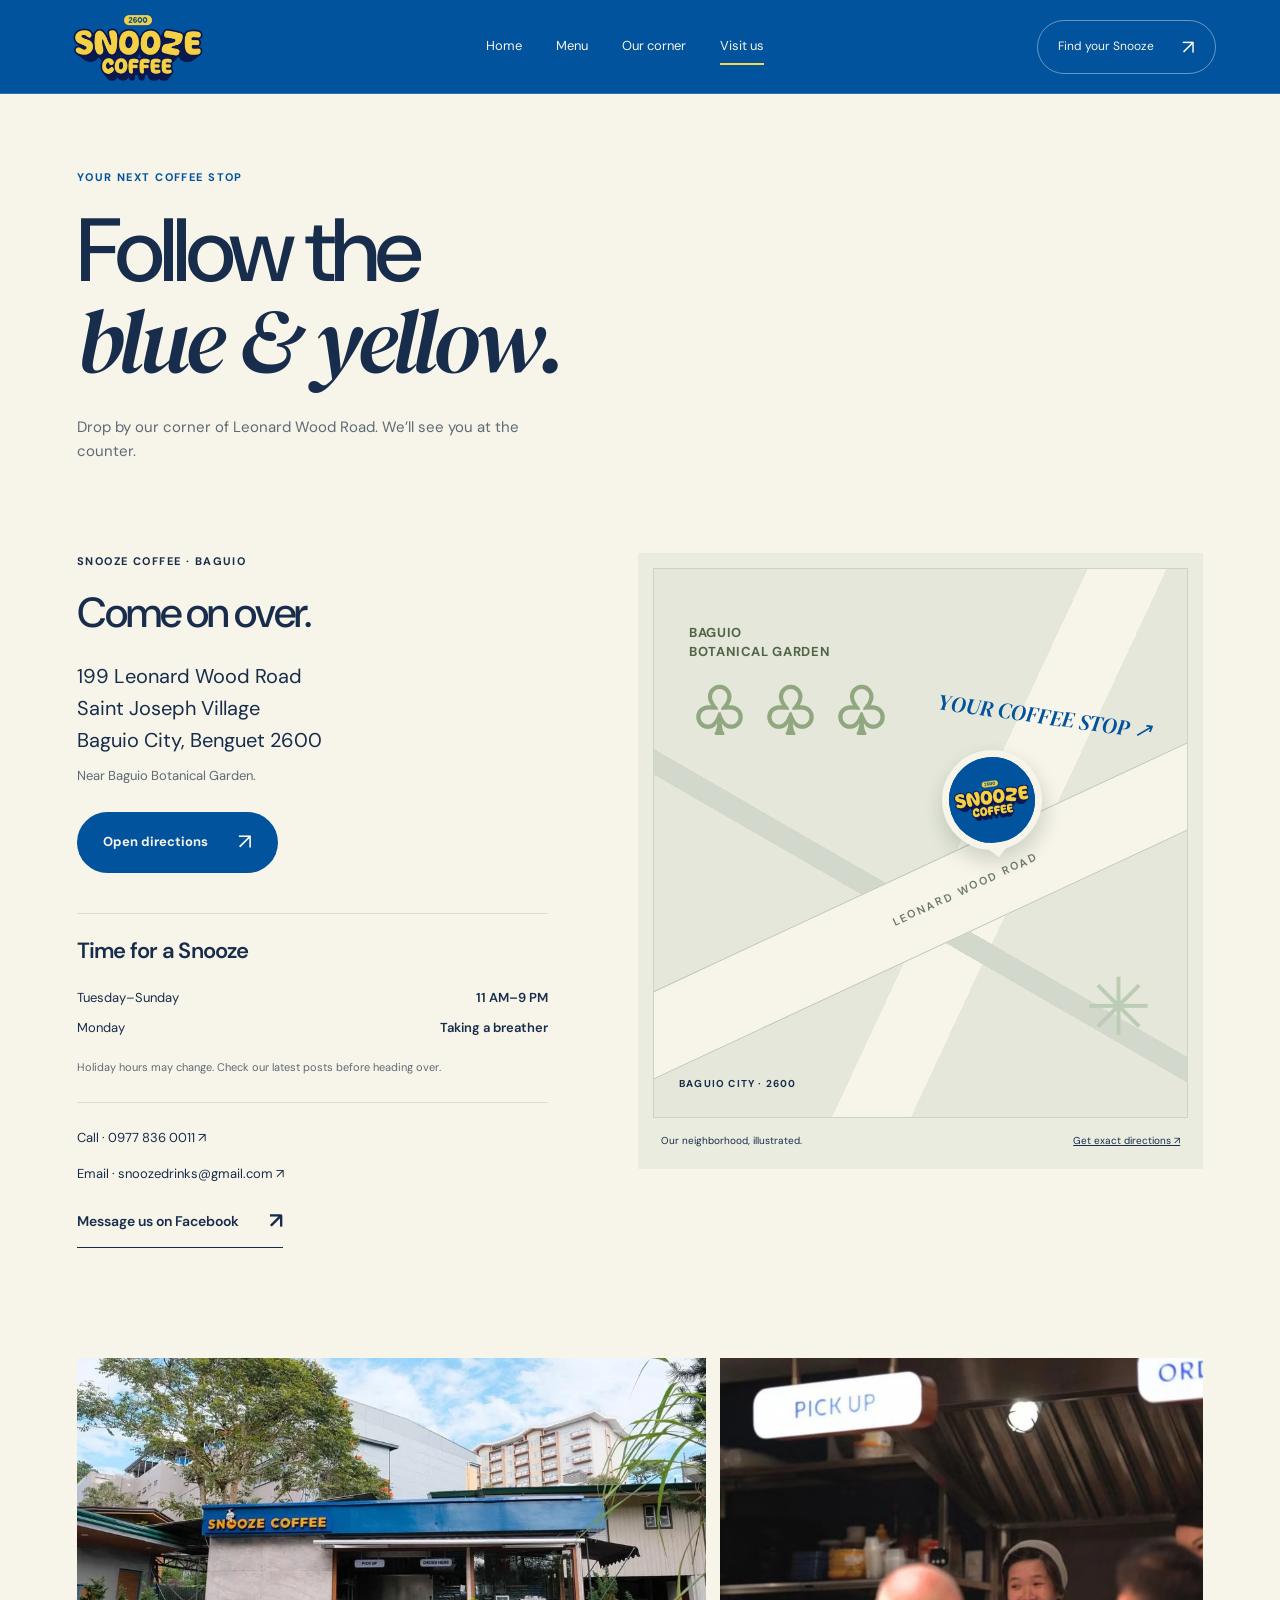
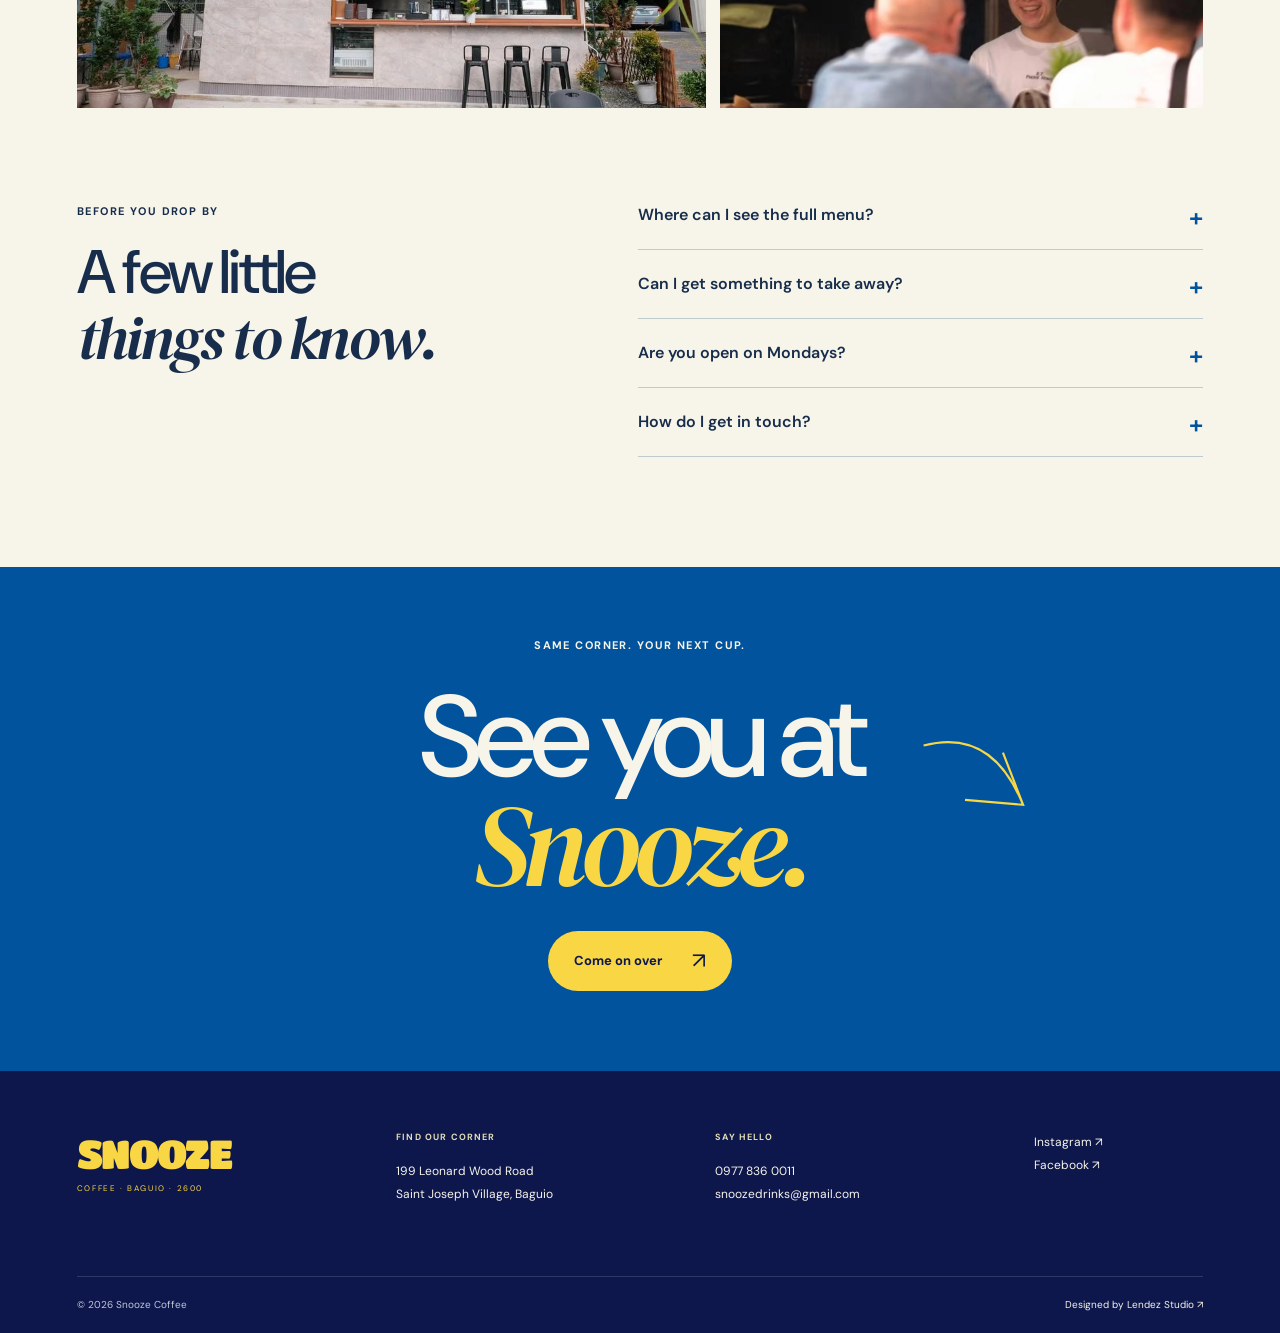
<file: visit/index.html>
<!doctype html><html lang="en-PH"><head><meta charset="utf-8"><meta name="viewport" content="width=device-width, initial-scale=1"><title>Visit Snooze Coffee | Leonard Wood Road, Baguio</title><meta name="description" content="Find Snooze Coffee at 199 Leonard Wood Road, Saint Joseph Village, Baguio. See hours, directions, contact details and answers before your visit."><meta name="theme-color" content="#07579f"><link rel="canonical" href="https://lendezstudio.github.io/Snooze-Coffee/visit/"><link rel="icon" href="../assets/favicon.ico?v=2" sizes="any"><link rel="icon" type="image/png" href="../assets/favicon.png?v=2" sizes="64x64"><link rel="apple-touch-icon" href="../assets/apple-touch-icon.png"><meta property="og:type" content="website"><meta property="og:title" content="Visit Snooze Coffee | Leonard Wood Road, Baguio"><meta property="og:description" content="Find Snooze Coffee at 199 Leonard Wood Road, Saint Joseph Village, Baguio. See hours, directions, contact details and answers before your visit."><meta property="og:url" content="https://lendezstudio.github.io/Snooze-Coffee/visit/"><meta property="og:site_name" content="Snooze Coffee"><meta property="og:image" content="https://lendezstudio.github.io/Snooze-Coffee/assets/social-preview.jpg"><meta name="twitter:card" content="summary_large_image"><meta name="twitter:title" content="Visit Snooze Coffee | Leonard Wood Road, Baguio"><meta name="twitter:description" content="Find Snooze Coffee at 199 Leonard Wood Road, Saint Joseph Village, Baguio. See hours, directions, contact details and answers before your visit."><meta name="twitter:image" content="https://lendezstudio.github.io/Snooze-Coffee/assets/social-preview.jpg"><link rel="preconnect" href="https://fonts.googleapis.com"><link rel="preconnect" href="https://fonts.gstatic.com" crossorigin><link href="https://fonts.googleapis.com/css2?family=DM+Sans:wght@400;500;600;700&family=DM+Serif+Display:ital@0;1&family=Titan+One&display=swap" rel="stylesheet"><link rel="stylesheet" href="../style.css?v=7"><script src="../app.js?v=7" defer></script><script type="application/ld+json">{"@context": "https://schema.org", "@type": "CafeOrCoffeeShop", "@id": "https://lendezstudio.github.io/Snooze-Coffee/#cafe", "name": "Snooze Coffee", "url": "https://lendezstudio.github.io/Snooze-Coffee/", "image": "https://lendezstudio.github.io/Snooze-Coffee/assets/logo.webp", "telephone": "+639778360011", "email": "snoozedrinks@gmail.com", "address": {"@type": "PostalAddress", "streetAddress": "199 Leonard Wood Road, Saint Joseph Village", "addressLocality": "Baguio City", "addressRegion": "Benguet", "postalCode": "2600", "addressCountry": "PH"}, "geo": {"@type": "GeoCoordinates", "latitude": 16.4150144, "longitude": 120.6124026}, "sameAs": ["https://www.facebook.com/snoozecoffeeconcepts/", "https://www.instagram.com/snoozecoffeeph/"], "hasMenu": "https://lendezstudio.github.io/Snooze-Coffee/menu/", "openingHoursSpecification": {"@type": "OpeningHoursSpecification", "dayOfWeek": ["Tuesday", "Wednesday", "Thursday", "Friday", "Saturday", "Sunday"], "opens": "11:00", "closes": "21:00"}}</script></head><body class="visit"><a class="skip" href="#main">Skip to content</a><header class="header"><a class="brand" href="../" aria-label="Snooze Coffee home"><img class="" src="../assets/logo.webp" alt="Snooze Coffee, Baguio 2600" loading="eager" decoding="async"></a><nav aria-label="Main navigation"><a href="../">Home</a><a href="../menu/">Menu</a><a href="../our-corner/">Our corner</a><a href="../visit/" aria-current="page">Visit us</a></nav><a class="nav-cta" href="../visit/">Find your Snooze <span aria-hidden="true">↗</span></a><button class="mobile-toggle" aria-label="Open navigation" aria-expanded="false" aria-controls="mobile-nav"><span></span><span></span></button></header><nav id="mobile-nav" class="mobile-nav" aria-label="Mobile navigation" hidden><a href="../">Home</a><a href="../menu/">Menu</a><a href="../our-corner/">Our corner</a><a href="../visit/" aria-current="page">Visit us</a><a class="button" href="https://www.google.com/maps/dir/?api=1&destination=16.4150144,120.6124026" target="_blank" rel="noopener noreferrer">Get directions <span aria-hidden="true">↗</span></a></nav><main id="main"><section class="page-heading"><p class="eyebrow">YOUR NEXT COFFEE STOP</p><h1>Follow the<br><em>blue & yellow.</em></h1><p class="intro">Drop by our corner of Leonard Wood Road. We’ll see you at the counter.</p></section><section class="section visit-layout"><div class="visit-info"><p class="eyebrow">SNOOZE COFFEE · BAGUIO</p><h2>Come on over.</h2><address>199 Leonard Wood Road<br>Saint Joseph Village<br>Baguio City, Benguet 2600</address><p>Near Baguio Botanical Garden.</p><a class="button blue" href="https://www.google.com/maps/dir/?api=1&destination=16.4150144,120.6124026" target="_blank" rel="noopener noreferrer">Open directions <span aria-hidden="true">↗</span></a><div class="hours"><h3>Time for a Snooze</h3><dl><div><dt>Tuesday–Sunday</dt><dd>11 AM–9 PM</dd></div><div><dt>Monday</dt><dd>Taking a breather</dd></div></dl><p>Holiday hours may change. Check our latest posts before heading over.</p></div><div class="contact-links"><a href="tel:+639778360011">Call · 0977 836 0011 ↗</a><a href="mailto:snoozedrinks@gmail.com">Email · snoozedrinks@gmail.com ↗</a><a class="text-link" href="https://www.facebook.com/snoozecoffeeconcepts/" target="_blank" rel="noopener noreferrer">Message us on Facebook <span aria-hidden="true">↗</span></a></div></div><div class="map-card"><div class="map-art" role="img" aria-label="Illustrated location guide: Snooze Coffee on Leonard Wood Road, near Baguio Botanical Garden. Use Open directions for precise navigation."><span class="map-road">LEONARD WOOD ROAD</span><span class="map-park">BAGUIO<br>BOTANICAL GARDEN<span aria-hidden="true">♧ ♧ ♧</span></span><span class="map-pin"><img src="../assets/logo.webp" alt="Snooze Coffee"></span><span class="map-caption">YOUR COFFEE STOP ↗</span><span class="map-mark" aria-hidden="true">✳</span><span class="map-label">BAGUIO CITY · 2600</span></div><p>Our neighborhood, illustrated. <a href="https://www.google.com/maps/dir/?api=1&destination=16.4150144,120.6124026" target="_blank" rel="noopener noreferrer">Get exact directions ↗</a></p></div></section><section class="visit-photo-strip" aria-label="The cafe before you arrive"><img class="" src="../assets/cafe-exterior.webp" alt="Snooze Coffee storefront to look for on Leonard Wood Road" loading="lazy" decoding="async"><img class="" src="../assets/cafe-window.webp" alt="The welcoming counter at Snooze Coffee" loading="lazy" decoding="async"></section><section class="faq-section section"><div><p class="eyebrow">BEFORE YOU DROP BY</p><h2>A few little<br><em>things to know.</em></h2></div><div class="faq-list"><details><summary>Where can I see the full menu?</summary><p>Message our Facebook page for the complete menu, current prices, and today’s availability. You can also browse a few of our drinks and bites on the <a href="../menu/">menu page</a>.</p></details><details><summary>Can I get something to take away?</summary><p>Yes. Stop by for a grab-and-go drink or bite. For delivery options and the current selection, message us before ordering.</p></details><details><summary>Are you open on Mondays?</summary><p>We’re closed on Mondays. Our Instagram lists Tuesday–Sunday, 11 AM–9 PM. Check our latest social posts for holiday or special opening hours.</p></details><details><summary>How do I get in touch?</summary><p>Call <a href="tel:+639778360011">0977 836 0011</a>, email <a href="mailto:snoozedrinks@gmail.com">snoozedrinks@gmail.com</a>, or send a message on <a href="https://www.facebook.com/snoozecoffeeconcepts/" target="_blank" rel="noopener noreferrer">Facebook</a>.</p></details></div></section></main><section class="last-call"><p class="eyebrow">SAME CORNER. YOUR NEXT CUP.</p><h2>See you at<br><span>Snooze.</span><svg viewBox="0 0 120 85" aria-hidden="true"><path d="M4 30Q57 -7 108 49M75 11l34 39-52 14"/></svg></h2><a class="button yellow" href="../visit/">Come on over <span aria-hidden="true">↗</span></a></section><footer><div class="footer-top"><a class="footer-brand" href="../">SNOOZE<span>COFFEE · BAGUIO · 2600</span></a><div><p class="eyebrow">FIND OUR CORNER</p><p>199 Leonard Wood Road<br>Saint Joseph Village, Baguio</p></div><div><p class="eyebrow">SAY HELLO</p><a href="tel:+639778360011">0977 836 0011</a><a href="mailto:snoozedrinks@gmail.com">snoozedrinks@gmail.com</a></div><div class="footer-social"><a href="https://www.instagram.com/snoozecoffeeph/" target="_blank" rel="noopener noreferrer">Instagram ↗</a><a href="https://www.facebook.com/snoozecoffeeconcepts/" target="_blank" rel="noopener noreferrer">Facebook ↗</a></div></div><div class="footer-bottom"><span>© 2026 Snooze Coffee</span><a href="https://lendezstudio.com" target="_blank" rel="noopener noreferrer">Designed by Lendez Studio ↗</a></div></footer></body></html>
</file>
<file: style.css>
:root{--blue:#01539d;--navy:#0d174c;--yellow:#f9d644;--cream:#f7f4e9;--ink:#172d4b;--muted:#5d6b76;--line:#d9ded9;--serif:'DM Serif Display',Georgia,serif;--display:'Titan One','Arial Black',sans-serif}*{box-sizing:border-box}html{scroll-behavior:smooth;scroll-padding-top:90px}body{margin:0;background:var(--cream);color:var(--ink);font-family:'DM Sans',Arial,sans-serif;font-size:16px;line-height:1.6}button,a{-webkit-tap-highlight-color:transparent}button,input{font:inherit}a{color:inherit;text-decoration:none}button,a{touch-action:manipulation}a:focus-visible,button:focus-visible,summary:focus-visible{outline:3px solid #ec9274;outline-offset:6px}button{cursor:pointer}img{display:block;width:100%;height:auto}p{margin:0 0 1.3em}h1,h2,h3{line-height:1.08;margin:0;letter-spacing:-.045em}h2{font-size:clamp(38px,4.8vw,68px);font-weight:500}h3{font-size:25px;font-weight:600;letter-spacing:-.035em}em{font-family:var(--serif);font-weight:400}::selection{background:var(--yellow);color:var(--blue)}.eyebrow{font-size:11px;letter-spacing:.13em;font-weight:700;line-height:1.5;margin:0 0 20px}.button{display:inline-flex;align-items:center;justify-content:space-between;gap:30px;min-height:52px;padding:14px 25px;border:1px solid transparent;border-radius:100px;font-weight:700;font-size:13px;line-height:1.4;transition:transform .2s,background .2s,color .2s}.button:hover{transform:translateY(-3px)}.button span{font-size:22px;font-weight:400}.yellow{background:var(--yellow);color:var(--navy)}.blue{background:var(--blue);color:var(--cream)}.outline{border-color:var(--blue);color:var(--blue)}.outline:hover{background:var(--blue);color:var(--cream)}.text-link{font-size:14px;font-weight:600;display:inline-flex;align-items:center;gap:30px;border-bottom:1px solid;padding:4px 0 8px}.text-link span{font-size:22px}.section{max-width:1440px;margin:auto;padding:110px 6%}.skip{position:fixed;top:0;left:20px;background:var(--yellow);z-index:1000;padding:15px;transform:translateY(-120%)}.skip:focus{transform:translateY(0)}.sr-only{position:absolute;width:1px;height:1px;overflow:hidden;clip-path:inset(50%)}[hidden]{display:none!important}.header{height:94px;display:flex;align-items:center;justify-content:space-between;background:var(--blue);padding:0 5%;color:var(--cream);border-bottom:1px solid #ffffff30;position:relative;z-index:30}.brand{display:block;width:148px;height:72px;overflow:hidden;position:relative}.brand img{position:absolute;width:148px;height:148px;top:-37px;left:0}.header nav{display:flex;gap:34px;align-items:center}.header nav a{font-size:13px;position:relative;padding:12px 0}.header nav a:after{position:absolute;content:'';bottom:4px;left:0;width:0;height:2px;background:var(--yellow);transition:width .2s}.header nav a:hover:after,.header nav a[aria-current]:after{width:100%}.nav-cta{font-size:12px;border:1px solid #ffffff66;border-radius:40px;display:flex;gap:28px;align-items:center;padding:10px 20px}.nav-cta span{font-size:20px}.nav-cta:hover{color:var(--yellow);border-color:var(--yellow)}.mobile-toggle{display:none}.mobile-nav{position:absolute;top:94px;left:0;right:0;background:var(--blue);padding:28px;z-index:40;color:var(--cream)}.mobile-nav a{display:block;padding:12px}.hero{background:var(--blue);color:var(--cream);overflow:hidden;position:relative;transition:background .6s}.hero-topline{display:flex;justify-content:space-between;position:absolute;top:28px;left:5%;right:5%;font-size:10px;font-weight:600;letter-spacing:.12em;z-index:5}.hero-word{font-family:var(--display);font-weight:400;color:var(--yellow);font-size:clamp(80px,20.9vw,330px);line-height:1;letter-spacing:-.065em;text-align:center;padding:68px 4% 0;user-select:none;transition:color .6s}.hero-stage{height:310px;position:relative;max-width:1600px;margin:auto}.hero-art{position:absolute;left:50%;top:-240px;transform:translateX(-50%);width:min(57vw,810px);height:580px;z-index:3;display:grid;place-items:center;pointer-events:none}.hero-art img{object-fit:contain;width:100%;height:100%;filter:drop-shadow(0 25px 16px #001d3860);transition:opacity .23s,transform .6s;animation:arrive 1.2s cubic-bezier(.15,.6,.3,1) both}.hero-art img.photo-slide{height:470px;width:390px;object-fit:cover;clip-path:ellipse(48% 49%);transform:rotate(-8deg);border:9px solid #fff4}.hero-art img.changing{opacity:0;transform:translateY(15px) rotate(4deg)}.hero-stamp{position:absolute;left:8%;top:40px;width:128px;height:128px;transform:rotate(-13deg);z-index:4;color:var(--navy)}.hero-stamp svg{position:absolute;inset:0;width:100%;fill:var(--yellow)}.hero-stamp span{position:absolute;z-index:1;inset:0;display:flex;align-items:center;justify-content:center;text-align:center;line-height:1.3;font-size:12px;font-weight:800;letter-spacing:.07em}.hand-note{position:absolute;right:5%;top:25px;font-family:var(--serif);font-style:italic;font-size:27px;transform:rotate(8deg)}.hand-note svg{display:block;width:100px;height:70px;fill:none;stroke:var(--cream);stroke-width:2;margin:6px 0 0 20px}.hero-number{position:absolute;right:7%;bottom:24px;font-family:var(--display);font-size:38px;color:#fff2;transform:rotate(-6deg)}.bean{position:absolute;display:block;background:#633021;box-shadow:inset -6px -4px 4px #281a11,inset 3px 2px 4px #b77745,5px 8px 12px #001d3830;width:32px;height:47px;border-radius:50%;transform:rotate(38deg);z-index:4}.bean:after{content:'';position:absolute;width:3px;top:5px;bottom:5px;background:#2b160d;left:50%;border-radius:50%;transform:rotate(7deg)}.bean-1{left:29%;top:-100px;animation:float 7s ease-in-out infinite}.bean-2{right:23%;top:-150px;width:45px;height:64px;transform:rotate(-35deg);animation:float 8s ease-in-out 1s infinite}.bean-3{left:26%;bottom:45px;width:22px;height:34px;filter:blur(1px);animation:float 6s ease-in-out 2s infinite}.hero-spark{position:absolute;right:20%;bottom:70px;color:var(--yellow);font-size:60px;line-height:1;transform:rotate(18deg)}.hero-bottom{position:relative;z-index:6;background:var(--cream);color:var(--ink);padding:40px 6% 34px;display:grid;grid-template-columns:1fr 1fr auto;gap:35px;align-items:center;clip-path:ellipse(100% 100% at 50% 100%);margin-top:-15px}.hero-bottom .eyebrow{font-size:9px;margin-bottom:10px}.hero-bottom h2{font-family:var(--serif);font-size:34px;line-height:1.08;letter-spacing:-.03em}.hero-bottom>p{font-size:13px;line-height:1.7;margin:0}.hero-controls{display:flex;align-items:center;gap:30px}.slider-buttons{display:flex;gap:14px;align-items:center}.slider-buttons button{width:38px;height:38px;border-radius:50%;border:1px solid #c4ced0;background:none;color:var(--blue);font-size:20px;transition:background .2s}.slider-buttons button:hover{background:var(--yellow)}.slider-buttons span{font-size:10px;font-weight:600;white-space:nowrap}.ticker{background:var(--yellow);color:var(--blue);padding:17px 0;overflow:hidden}.ticker>div{white-space:nowrap;font-weight:800;letter-spacing:.08em;font-size:13px;display:flex;gap:48px;animation:ticker 45s linear infinite;width:max-content}.ticker span{font-size:22px;line-height:1}.section-head{display:flex;justify-content:space-between;gap:30px;align-items:end;margin-bottom:45px}.section-head p:not(.eyebrow){font-size:14px;color:var(--muted)}.section-head>div:last-child{padding-bottom:7px}.food-grid{display:grid;grid-template-columns:repeat(3,1fr);gap:28px}.card-img{height:340px;position:relative;overflow:hidden;border-radius:6px}.card-img>img{height:100%;object-fit:cover;transition:transform .6s}.food-card:hover .card-img>img{transform:scale(1.04)}.card-tag{position:absolute;top:16px;left:16px;background:var(--cream);border-radius:20px;padding:5px 13px;font-size:9px;letter-spacing:.08em;font-weight:700;line-height:1.6}.round-arrow{position:absolute;bottom:17px;right:17px;width:40px;height:40px;border-radius:50%;background:var(--yellow);color:var(--blue);display:grid;place-items:center;font-size:22px;transition:transform .2s}.food-card:hover .round-arrow{transform:rotate(45deg)}.food-card h3{font-size:25px;margin:23px 0 10px}.food-card p{font-size:13px;color:var(--muted);max-width:300px;line-height:1.65}.neighborhood{display:grid;grid-template-columns:1fr 1fr;background:#e9ecdf;align-items:center}.neighborhood-pic{position:relative;height:670px;overflow:hidden}.neighborhood-pic>img{height:100%;object-fit:cover;object-position:center}.photo-label{position:absolute;bottom:25px;left:6%;background:var(--cream);padding:9px 17px;font-size:9px;font-weight:700;letter-spacing:.1em;transform:rotate(-3deg)}.neighborhood-copy{padding:65px 12%;position:relative}.neighborhood-copy h2{font-size:clamp(36px,4vw,58px);margin:0 0 30px}.neighborhood-copy>p:not(.eyebrow){max-width:390px;font-size:14px}.neighborhood-copy .button{margin-top:10px}.small-doodle{position:absolute;font-size:80px;right:10%;bottom:12%;font-family:Georgia;transform:rotate(15deg);color:var(--blue)}.visit-strip{display:grid;grid-template-columns:1.1fr 1.1fr 1fr;gap:65px;align-items:center}.visit-strip-details p{font-size:14px}.visit-strip-details p span{font-size:11px;color:var(--muted)}.mini-postcard{padding:12px 12px 20px;background:#fff;transform:rotate(5deg);box-shadow:0 7px 35px #172d4b12}.mini-postcard img{aspect-ratio:1.2;object-fit:cover}.mini-postcard span{display:block;font:italic 17px var(--serif);text-align:center;margin-top:12px}.last-call{background:var(--blue);color:var(--cream);padding:70px 6% 80px;position:relative;text-align:center;overflow:hidden}.last-call h2{font-size:clamp(65px,9vw,130px);line-height:.94;letter-spacing:-.06em;margin:30px auto;position:relative;width:max-content}.last-call h2>span{font-family:var(--serif);font-style:italic;color:var(--yellow)}.last-call h2 svg{position:absolute;stroke:var(--yellow);stroke-width:2;fill:none;width:130px;top:50px;right:-180px;transform:rotate(20deg)}footer{padding:60px 6% 20px;background:var(--navy);color:var(--cream)}.footer-top{display:grid;grid-template-columns:1.2fr 1.2fr 1.2fr .7fr;gap:30px;padding-bottom:55px}.footer-brand{font-family:var(--display);font-size:40px;color:var(--yellow);letter-spacing:-.04em;line-height:1.1}.footer-brand span{font-family:'DM Sans',sans-serif;display:block;font-size:8px;letter-spacing:.2em;margin-top:9px}.footer-top .eyebrow{font-size:9px;color:#e2ddb5;margin-bottom:15px}.footer-top p:not(.eyebrow),.footer-top a:not(.footer-brand){font-size:12px;line-height:1.9}.footer-top>div>a{display:block}.footer-top a:hover{color:var(--yellow)}.footer-bottom{border-top:1px solid #ffffff25;padding-top:20px;display:flex;justify-content:space-between;gap:20px;font-size:10px;color:#c1c7d8}.footer-bottom a{color:var(--cream)}.concept{opacity:.7}.page-heading{padding:75px 6% 65px;background:var(--cream);max-width:1440px;margin:auto}.page-heading h1{font-size:clamp(55px,7vw,100px);font-weight:500;line-height:1.01;margin-bottom:28px}.page-heading .eyebrow{color:var(--blue)}.page-heading .intro{font-size:15px;max-width:500px;color:var(--muted);margin:0}.menu-section{padding-top:20px}.menu-toolbar{border-top:1px solid var(--line);padding-top:26px;display:flex;justify-content:space-between;align-items:center;gap:25px;margin-bottom:50px}.filters{display:flex;gap:10px;flex-wrap:wrap}.filters button{border:1px solid #b9c7cd;color:var(--blue);background:none;border-radius:30px;font-size:12px;padding:11px 18px;transition:background .2s,color .2s}.filters button.active,.filters button:hover{background:var(--blue);color:var(--cream);border-color:var(--blue)}.menu-toolbar>p{font-size:10px;color:var(--muted);margin:0;white-space:nowrap}.menu-grid{display:grid;grid-template-columns:repeat(3,1fr);gap:55px 28px}.menu-card .menu-img{height:350px;position:relative;overflow:hidden;border-radius:5px}.menu-img>img{height:100%;object-fit:cover;transition:transform .5s}.menu-card:hover img{transform:scale(1.04)}.menu-card h2{font-size:28px;margin:24px 0 12px}.menu-card p{font-size:13px;color:var(--muted);max-width:320px}.menu-note{margin-top:70px;padding:30px;border:1px solid #bdc9cb;display:flex;align-items:center;justify-content:space-between;gap:30px}.menu-note h2{font-size:28px;margin-bottom:12px}.menu-note p{font-size:13px;color:var(--muted);max-width:530px;margin:0}.menu-note .button{flex-shrink:0}.pairing{background:var(--yellow);padding:85px 6%;text-align:center;position:relative;overflow:hidden}.pairing h2{font-size:clamp(42px,6vw,80px);margin-bottom:25px}.pairing .button{border:1px solid var(--blue)}.pairing p:not(.eyebrow){font-size:14px}.pairing-star{position:absolute;font-size:250px;color:#07579f16;top:-10px;left:-55px;line-height:1}.about-mosaic{padding:0 6%;display:grid;grid-template-columns:1.4fr 1fr;gap:28px;max-width:1440px;margin:auto}.mosaic-main{position:relative}.mosaic-main>img{height:650px;object-fit:cover}.mosaic-main>span{position:absolute;bottom:25px;left:25px;background:var(--yellow);padding:10px 20px;font-size:10px;font-weight:700;transform:rotate(-4deg);letter-spacing:.07em}.mosaic-detail{background:#e9ecdf;padding:30px}.mosaic-detail>img{height:370px;object-fit:cover;transform:rotate(3deg);box-shadow:0 15px 20px #172d4b12}.mosaic-detail p{font:italic 37px/1.15 var(--serif);margin:35px 0 0 20px}.about-story{display:grid;grid-template-columns:1fr 2fr;gap:90px}.about-story h2{margin-bottom:35px}.about-story>div>p{max-width:600px;font-size:16px;line-height:1.8}.hello-neighbor{background:var(--blue);color:var(--cream);padding:90px 6%;display:grid;grid-template-columns:1fr 1fr;gap:100px}.hello-neighbor h2{color:var(--yellow)}.neighbor-list article{display:flex;gap:30px;border-bottom:1px solid #ffffff40;padding:25px 0}.neighbor-list article:first-child{padding-top:0}.neighbor-list article>span{font-size:12px;color:var(--yellow)}.neighbor-list h3{font-size:24px;margin-bottom:12px}.neighbor-list p{font-size:13px;max-width:390px;line-height:1.8;color:#d3dfeb}.social-grid{display:grid;grid-template-columns:repeat(3,1fr);gap:25px}.social-grid img{height:350px;object-fit:cover}.social-grid img:nth-child(2){transform:rotate(3deg)}.visit-layout{display:grid;grid-template-columns:1fr 1.2fr;gap:8%;padding-top:25px;align-items:start}.visit-info h2{font-size:42px;margin-bottom:25px}.visit-info address{font-style:normal;font-size:20px;line-height:1.6;margin-bottom:10px}.visit-info>p:not(.eyebrow){font-size:13px;color:var(--muted)}.visit-info .button{margin-top:8px}.hours{border-top:1px solid var(--line);border-bottom:1px solid var(--line);margin-top:40px;padding:25px 0}.hours h3{font-size:22px;margin-bottom:20px}.hours dl{font-size:13px;margin:0}.hours dl>div{display:flex;justify-content:space-between;gap:20px;padding:5px 0}.hours dd{margin:0;font-weight:600}.hours p{font-size:11px;color:var(--muted);margin:15px 0 0}.contact-links{display:flex;flex-direction:column;gap:15px;margin-top:25px;font-size:13px}.contact-links a{width:fit-content;overflow-wrap:anywhere}.map-card{background:#e9ecdf;padding:15px}.map-card>p{margin:15px 8px 5px;font-size:10px;display:flex;justify-content:space-between;gap:10px}.map-card>p a{text-decoration:underline}.map-art{position:relative;height:550px;overflow:hidden;background:#e4e7d9;background-image:linear-gradient(30deg,transparent 40%,#d2d9cc 40%,#d2d9cc 43%,transparent 43%),linear-gradient(115deg,transparent 55%,#f7f4e9 55%,#f7f4e9 65%,transparent 65%);border:1px solid #ccd4c6}.map-road{position:absolute;left:-20%;top:55%;width:140%;height:80px;background:var(--cream);border-top:1px solid #bcc8bd;border-bottom:1px solid #bcc8bd;transform:rotate(-25deg);display:flex;align-items:center;justify-content:center;font-size:11px;letter-spacing:.2em;font-weight:600;color:#6a786c;padding-left:100px}.map-park{position:absolute;left:35px;top:55px;font-size:13px;letter-spacing:.05em;line-height:1.4;font-weight:700;color:#516648}.map-park>span{display:block;font-size:65px;line-height:1.6;color:#90a780;letter-spacing:0}.map-pin{position:absolute;left:54%;top:33%;width:100px;height:100px;background:var(--blue);border:7px solid var(--cream);border-radius:50%;box-shadow:0 10px 20px #18333030;transform:rotate(-8deg);z-index:2}.map-pin img{border-radius:50%}.map-pin:after{content:'';position:absolute;width:18px;height:18px;background:var(--cream);transform:rotate(45deg);bottom:-11px;left:33px;z-index:-1}.map-caption{position:absolute;left:53%;top:24%;font:italic 22px var(--serif);color:var(--blue);transform:rotate(8deg)}.map-label{position:absolute;bottom:25px;left:25px;font-size:10px;font-weight:700;letter-spacing:.12em}.map-mark{position:absolute;right:35px;bottom:45px;font-size:80px;color:#bdccb4}.faq-section{padding-top:30px;display:grid;grid-template-columns:1fr 1.2fr;gap:8%}.faq-list details{border-bottom:1px solid #becace;padding:22px 0}.faq-list details:first-child{padding-top:0}.faq-list summary{list-style:none;cursor:pointer;font-size:16px;font-weight:600;position:relative;padding-right:35px;line-height:1.5}.faq-list summary::-webkit-details-marker{display:none}.faq-list summary:after{content:'+';position:absolute;right:0;top:-4px;font-size:25px;color:var(--blue)}.faq-list details[open] summary:after{content:'−'}.faq-list details p{font-size:13px;color:var(--muted);margin:18px 0 0;line-height:1.8}.faq-list details a{text-decoration:underline}.mobile-nav .button{margin-top:20px;background:var(--yellow);color:var(--blue)}
@keyframes arrive{from{opacity:0;transform:translateY(40px) rotate(-5deg)}to{opacity:1;transform:translateY(0)}}@keyframes float{50%{translate:0 -14px;rotate:6deg}}@keyframes ticker{to{transform:translateX(-45%)}}
@media(min-width:1600px){.hero-stage{height:360px}.hero-art{top:-310px;height:720px}.hero-word{padding-top:75px}.hero-bottom{padding-top:45px}}
@media(max-width:1100px){.header nav{gap:22px}.hero-stage{height:290px}.hero-art{top:-175px;height:480px;width:65vw}.hero-bottom{grid-template-columns:1.1fr 1fr;gap:20px}.hero-bottom>p{display:none}.hero-controls{justify-content:flex-end;gap:18px}.hero-bottom h2{font-size:30px}.hand-note{font-size:23px;right:4%;top:35px}.hero-stamp{width:105px;height:105px;left:6%;top:60px}.hero-stamp span{font-size:10px}.hero-spark{right:17%;font-size:40px}.food-grid{gap:18px}.card-img{height:280px}.food-card h3{font-size:22px}.neighborhood-pic{height:600px}.neighborhood-copy{padding:50px 9%}.small-doodle{display:none}.visit-strip{gap:30px}.footer-top{grid-template-columns:1fr 1fr}.menu-toolbar{align-items:start;flex-direction:column;gap:15px}.menu-card .menu-img{height:290px}.about-story{gap:35px}.mosaic-main>img{height:590px}.mosaic-detail{padding:22px}.mosaic-detail>img{height:330px}.hello-neighbor{gap:50px}.social-grid img{height:280px}.visit-layout,.faq-section{gap:5%}.map-art{height:550px}}
@media(max-width:760px){html{scroll-padding-top:70px}.header{height:78px;padding:0 6%}.brand{width:126px;height:64px}.brand img{width:126px;height:126px;top:-31px}.header nav,.nav-cta{display:none}.mobile-toggle{display:flex;flex-direction:column;gap:7px;align-items:center;justify-content:center;width:44px;height:44px;border:1px solid #ffffff70;background:none;border-radius:50%}.mobile-toggle span{width:18px;height:1px;background:var(--cream);transition:transform .2s}.mobile-toggle[aria-expanded=true] span:first-child{transform:translateY(4px) rotate(45deg)}.mobile-toggle[aria-expanded=true] span:last-child{transform:translateY(-4px) rotate(-45deg)}.mobile-nav{top:78px}.hero-topline{top:24px;left:6%;right:6%;font-size:8px;letter-spacing:.08em;justify-content:center}.hero-topline span:last-child{display:none}.hero-word{padding:70px 4% 0;font-size:21vw;letter-spacing:-.07em}.hero-stage{height:325px}.hero-art{top:-54px;width:104vw;height:350px;max-width:560px}.hero-art img{max-height:100%}.hero-art img.photo-slide{height:305px;width:255px}.hero-stamp{width:82px;height:82px;left:5%;top:215px}.hero-stamp span{font-size:8px}.hand-note{font-size:18px;right:5%;top:195px;max-width:120px;text-align:center;line-height:1.1}.hand-note svg{width:65px;height:50px;margin:5px 0 0 20px}.hero-spark{right:10%;bottom:104px;font-size:34px}.hero-number{font-size:25px;right:7%;bottom:6px}.bean-1{left:16%;top:14px;width:22px;height:32px}.bean-2{right:15%;top:0;width:25px;height:36px}.bean-3{left:30%;bottom:8px;width:16px;height:25px}.hero-bottom{clip-path:ellipse(140% 100% at 50% 100%);grid-template-columns:1fr;padding:38px 6% 30px;gap:23px;text-align:center;margin-top:-24px}.hero-bottom h2{font-size:33px}.hero-bottom h2 br{display:none}.hero-bottom .eyebrow{font-size:8px;margin-bottom:12px}.hero-controls{justify-content:center;gap:20px}.hero-controls .button{padding:13px 18px;min-height:48px;font-size:12px;gap:15px}.slider-buttons{gap:10px}.slider-buttons button{width:34px;height:34px}.slider-buttons span{font-size:9px}.ticker{padding:13px 0}.ticker>div{font-size:10px;gap:28px}.ticker span{font-size:17px}.section{padding:65px 6%}.section-head{display:block;margin-bottom:32px}.section-head h2{font-size:45px}.section-head>div:last-child{margin-top:24px}.section-head>div:last-child p{display:none}.section-head>.text-link{margin-top:25px}.eyebrow{font-size:9px;margin-bottom:18px}.food-grid{grid-template-columns:1fr;gap:36px}.card-img{height:auto;aspect-ratio:1.1}.food-card h3{font-size:26px;margin-top:18px}.food-card p{font-size:13px;max-width:none;margin-bottom:0}.neighborhood{grid-template-columns:1fr}.neighborhood-pic{height:auto;aspect-ratio:1}.neighborhood-copy{padding:50px 6% 60px}.neighborhood-copy h2{font-size:44px}.neighborhood-copy>p:not(.eyebrow){max-width:none}.visit-strip{grid-template-columns:1fr 1fr;gap:32px 25px}.visit-strip>div:first-child{grid-column:1/-1}.visit-strip h2{font-size:45px}.visit-strip-details{grid-column:1/-1}.visit-strip-details p{font-size:14px}.mini-postcard{display:none}.last-call{padding:60px 6%}.last-call h2{font-size:80px}.last-call h2 svg{width:75px;right:-70px;top:45px}.last-call .eyebrow{font-size:9px}.footer-top{gap:35px 20px;padding-bottom:35px}.footer-top>a{grid-column:1/-1}.footer-top>div{min-width:0}.footer-top>div:nth-child(3){grid-column:1/-1;grid-row:3}.footer-social{grid-column:2;grid-row:2}.footer-top p:not(.eyebrow),.footer-top a:not(.footer-brand){font-size:11px}.footer-top .eyebrow{font-size:8px}.footer-bottom{flex-wrap:wrap;gap:12px;font-size:9px}.footer-bottom a{margin-left:auto}.footer-bottom .concept{display:none}footer{padding:40px 6% 22px}.page-heading{padding:55px 6% 45px}.page-heading h1{font-size:57px}.page-heading .intro{font-size:14px;max-width:330px}.menu-section{padding-top:0}.menu-toolbar{margin-bottom:30px;padding-top:20px;gap:16px}.filters{gap:8px}.filters button{font-size:10px;padding:10px 13px}.menu-grid{grid-template-columns:1fr 1fr;gap:30px 15px}.menu-card .menu-img{height:auto;aspect-ratio:.8}.menu-card h2{font-size:23px;margin:16px 0 10px;line-height:1.1}.menu-card p{font-size:11px;line-height:1.7}.menu-card .card-tag{font-size:7px;padding:4px 7px;top:10px;left:8px}.menu-note{margin-top:40px;padding:24px 20px;display:block}.menu-note h2{font-size:27px}.menu-note p{font-size:12px}.menu-note .button{margin-top:20px}.pairing{padding:60px 6%}.pairing h2{font-size:44px}.pairing p:not(.eyebrow){font-size:12px}.about-mosaic{grid-template-columns:1fr;gap:25px}.mosaic-main>img{height:auto;aspect-ratio:.9}.mosaic-main>span{font-size:8px;bottom:20px;left:16px}.mosaic-detail{display:grid;grid-template-columns:1fr 1fr;gap:25px;padding:22px;align-items:center}.mosaic-detail>img{height:210px}.mosaic-detail p{font-size:23px;margin:0}.about-story{grid-template-columns:1fr;gap:0}.about-story h2{font-size:44px}.about-story>div>p{font-size:14px}.hello-neighbor{grid-template-columns:1fr;padding:60px 6%;gap:40px}.hello-neighbor h2{font-size:48px}.hello-neighbor h2 br:last-child{display:none}.neighbor-list article{gap:22px;padding:22px 0}.neighbor-list h3{font-size:23px}.neighbor-list p{font-size:12px;margin-bottom:0}.social-grid{gap:12px;grid-template-columns:1fr 1fr}.social-grid img{height:230px}.social-grid img:last-child{grid-column:1/-1;height:280px}.visit-layout{grid-template-columns:1fr;gap:45px;padding-top:0}.visit-info h2{font-size:37px}.visit-info address{font-size:20px}.map-art{height:430px}.map-road{font-size:8px;padding-left:70px}.map-park{top:35px;left:20px;font-size:11px}.map-park>span{font-size:48px}.map-caption{font-size:18px;left:50%}.map-pin{width:85px;height:85px;left:52%;top:34%}.map-pin:after{left:25px}.map-label{font-size:8px}.faq-section{grid-template-columns:1fr;gap:30px;padding-top:0}.faq-section h2{font-size:42px}.faq-list summary{font-size:15px}.faq-list details{padding:22px 0}.faq-list details:first-child{padding-top:22px;border-top:1px solid #becace}}
@media(prefers-reduced-motion:reduce){html{scroll-behavior:auto}*,*:before,*:after{animation:none!important;transition:none!important}}
.named-menu{margin-top:75px;padding:45px 0;border-top:1px solid var(--line);display:grid;grid-template-columns:1fr 1fr;gap:70px}.named-menu h2{font-size:48px;margin-bottom:25px}.named-menu>div>p:not(.eyebrow){font-size:13px;color:var(--muted);max-width:300px}.named-menu h3{font-size:23px;margin-bottom:15px}.named-menu ul{margin:0 0 30px;padding:0;list-style:none}.named-menu li{padding:9px 0;border-bottom:1px solid var(--line);font-size:14px}.neighborhood-pic>img{object-position:50% 50%}.mosaic-main>img{object-position:50% 50%}@media(max-width:760px){.named-menu{grid-template-columns:1fr;gap:25px;margin-top:45px;padding:35px 0}.named-menu h2{font-size:42px}}
.hero-controls .button{flex-shrink:0;white-space:nowrap}@media(min-width:761px) and (max-width:1100px){.hero-bottom{grid-template-columns:1fr auto}.hand-note{right:2%;font-size:20px}.hero-art{width:61vw}}@media(max-width:760px){.hero-bottom h2 br{display:initial}.hero-art{width:94vw}.hand-note{display:none}.hero-art img.photo-slide{width:245px}.footer-top a{overflow-wrap:anywhere}}
.card-img:has(img[src*="drink-trio"]),.menu-img:has(img[src*="drink-trio"]){background:#e8e9cf}.card-img>img[src*="drink-trio"],.menu-img>img[src*="drink-trio"]{object-fit:contain;padding:8px}.food-card:nth-child(3) .card-img>img{object-position:50% 45%}
.hero-art{display:flex;align-items:center;justify-content:center}.hero-art img{min-width:0;min-height:0;max-width:100%;max-height:100%;flex-shrink:1}.hero-art img.photo-slide{flex-shrink:0}

/* Photograph framing: each image fills its frame; focal points are specific to the photograph. */
.menu-grid{display:flex;flex-wrap:wrap;gap:40px 24px;align-items:stretch}.menu-card{flex:1 1 calc(33.333% - 16px);min-width:0}.menu-card .menu-img{height:auto;aspect-ratio:1.12;border-radius:4px}.menu-card .card-tag{display:none}.menu-card h2{font-size:25px;margin:19px 0 10px}.menu-card p{font-size:13px;max-width:350px;margin-bottom:0}.menu-img>img{width:100%;height:100%;object-fit:cover}.menu-img>img[src*="cookies"],.food-card:nth-child(3) .card-img>img{object-position:50% 0%}.menu-img>img[src*="burger"]{object-position:50% 40%}.menu-img>img[src*="citrus-coffee"]{object-position:50% 45%}.menu-img>img[src*="flat-white"],.menu-img>img[src*="americano"],.menu-img>img[src*="snooze-chocolate"]{object-position:center}.menu-grid.single-result{display:block}.menu-grid.single-result .menu-card{display:grid;grid-template-columns:minmax(200px,1fr) 1fr;column-gap:45px;max-width:850px}.menu-grid.single-result .menu-img{grid-row:1/4}.menu-grid.single-result h2{align-self:end;margin-top:30px}.menu-grid.single-result p{align-self:start}.menu-grid.two-results .menu-card{flex-basis:calc(50% - 12px)}
.cafe-gallery-section{padding-top:75px}.cafe-gallery{display:grid;grid-template-columns:repeat(3,minmax(0,1fr));gap:14px}.cafe-gallery img{width:100%;height:100%;aspect-ratio:1.2;object-fit:cover}.cafe-gallery img:nth-child(4){object-position:45% 50%}.home-cafe-photos{display:grid;grid-template-columns:1.3fr 1fr;gap:14px;max-width:1440px;margin:0 auto;padding:14px 6% 0;background:var(--cream)}.home-cafe-photos img{width:100%;height:350px;object-fit:cover}.visit-photo-strip{display:grid;grid-template-columns:1.3fr 1fr;gap:14px;max-width:1440px;padding:0 6% 65px;margin:auto}.visit-photo-strip img{height:350px;object-fit:cover}.mosaic-main>img{object-position:50% 50%}.neighborhood-pic>img{object-position:50% 50%}
@media(max-width:760px){.menu-grid{gap:28px 14px}.menu-card{flex-basis:calc(50% - 7px)}.menu-card .menu-img{aspect-ratio:.9}.menu-card h2{font-size:21px;margin-top:15px}.menu-card p{font-size:11px}.menu-card:last-child:nth-child(odd) .menu-img{aspect-ratio:1.4}.menu-grid.single-result .menu-card{display:block;max-width:none}.menu-grid.single-result .menu-img{aspect-ratio:1.2}.menu-grid.single-result h2{margin-top:18px}.cafe-gallery{grid-template-columns:repeat(2,minmax(0,1fr));gap:10px}.cafe-gallery img{aspect-ratio:.95}.cafe-gallery-section{padding-top:50px}.home-cafe-photos,.visit-photo-strip{gap:10px;grid-template-columns:1fr 1fr}.home-cafe-photos img,.visit-photo-strip img{height:210px}.visit-photo-strip{padding-bottom:50px}.neighborhood-pic{aspect-ratio:1.2}}
.about-story{padding-bottom:55px}.cafe-gallery-section{padding-top:35px}@media(max-width:760px){.about-story{padding-bottom:25px}.cafe-gallery-section{padding-top:25px}}
/* Three independently animated drinks, following the supplied motion reference. */
.hero{--hero-ink:#f7f4e9;--hero-letter:#f9d644;color:var(--hero-ink);transition:background-color 1000ms ease,color 700ms ease}.hero-word{color:var(--hero-letter);transition:color 800ms ease}.hero-art.carousel-drinks{width:100%;max-width:1440px;height:500px;top:-210px;display:block;pointer-events:none;perspective:1200px}.drink{position:absolute;bottom:12px;left:50%;width:300px;height:500px;padding:0;border:0;background:transparent;pointer-events:auto;transform-origin:50% 50%;transition:transform 1100ms cubic-bezier(.22,.68,.2,1),filter 1000ms ease;will-change:transform;cursor:pointer}.hero-art .drink img{display:block;width:100%;height:100%;max-width:100%;max-height:100%;object-fit:contain;animation:none;transform:none;filter:drop-shadow(0 20px 15px #001a3833);pointer-events:none}.drink--center{z-index:5;transform:translateX(-50%) translate3d(0,0,0) scale(1) rotate(0)}.drink--left{z-index:3;transform:translateX(-50%) translate3d(-330px,100px,-40px) scale(.58) rotate(-9deg)}.drink--right{z-index:3;transform:translateX(-50%) translate3d(330px,100px,-40px) scale(.58) rotate(9deg)}.drink--left:hover{transform:translateX(-50%) translate3d(-330px,90px,-40px) scale(.61) rotate(-7deg)}.drink--right:hover{transform:translateX(-50%) translate3d(330px,90px,-40px) scale(.61) rotate(7deg)}.drink:focus-visible{outline:2px dashed var(--hero-ink);outline-offset:5px;border-radius:35%}.hero .hand-note{top:-50px;right:5%;transition:color 700ms ease}.hero .hand-note svg{stroke:currentColor}.hero .hero-spark{color:var(--hero-letter);transition:color 700ms ease}.hero .hero-bottom{color:var(--ink)}.slider-buttons .carousel-toggle{width:auto;height:30px;border:0;border-radius:0;padding:0 1px;margin-left:2px;font-size:9px;font-weight:500;color:var(--muted);text-decoration:underline;text-underline-offset:3px}.slider-buttons .carousel-toggle:hover{background:none;color:var(--blue)}.card-img:has(img[src*="drink-matcha"]),.menu-img:has(img[src*="drink-matcha"]){background:#e8e9cf}.card-img>img[src*="drink-matcha"],.menu-img>img[src*="drink-matcha"]{object-fit:contain;padding:20px;object-position:center}
@media(min-width:1600px){.hero-art.carousel-drinks{top:-280px;height:630px}.drink{height:610px;width:360px}.drink--left{transform:translateX(-50%) translate3d(-400px,130px,-40px) scale(.58) rotate(-9deg)}.drink--right{transform:translateX(-50%) translate3d(400px,130px,-40px) scale(.58) rotate(9deg)}}
@media(min-width:761px) and (max-width:1100px){.hero-art.carousel-drinks{height:460px;top:-165px}.drink{height:450px;width:270px}.drink--left{transform:translateX(-50%) translate3d(-235px,95px,-40px) scale(.55) rotate(-9deg)}.drink--right{transform:translateX(-50%) translate3d(235px,95px,-40px) scale(.55) rotate(9deg)}.drink--left:hover{transform:translateX(-50%) translate3d(-235px,85px,-40px) scale(.58) rotate(-7deg)}.drink--right:hover{transform:translateX(-50%) translate3d(235px,85px,-40px) scale(.58) rotate(7deg)}.hero .hand-note{top:0;font-size:18px;right:3%}.hero-controls{gap:16px}.slider-buttons{gap:9px}}
@media(max-width:760px){.hero-art.carousel-drinks{width:100%;height:360px;top:-42px;left:50%}.drink{height:350px;width:218px;bottom:14px}.drink--center{transform:translateX(-50%) translate3d(0,-3px,0) scale(1) rotate(0)}.drink--left,.drink--left:hover{transform:translateX(-50%) translate3d(-145px,87px,-40px) scale(.49) rotate(-10deg)}.drink--right,.drink--right:hover{transform:translateX(-50%) translate3d(145px,87px,-40px) scale(.49) rotate(10deg)}.hero .hand-note{display:none}.hero-stamp{left:4%;top:235px;width:68px;height:68px}.hero-stamp span{font-size:7px}.hero-spark{right:7%;bottom:30px}.hero-controls{gap:14px}.slider-buttons{gap:7px}.slider-buttons .carousel-toggle{font-size:8px;margin-left:0}.hero-controls .button{font-size:11px;padding:12px 15px;gap:12px}.card-img>img[src*="drink-matcha"],.menu-img>img[src*="drink-matcha"]{padding:12px}}
@media(prefers-reduced-motion:reduce){.drink,.hero,.hero-word{transition:none!important}}
.drink{width:380px}.hero-art .drink img{object-position:50% 100%}.menu-img:has(img[src*="drink-cream"]){background:#e9dfcf}.menu-img>img[src*="drink-cream"]{object-fit:contain;padding:20px;object-position:center}@media(min-width:1600px){.drink{width:440px}}@media(min-width:761px) and (max-width:1100px){.drink{width:340px}}@media(max-width:760px){.drink{width:280px}.menu-img>img[src*="drink-cream"]{padding:12px}}
@media(max-width:1100px){.hero-stamp{display:none}}
/* Keep the café’s full sign visible within narrower photograph frames. */
img[src*="cafe-exterior"]{object-position:30% 50%!important}
@media(max-width:760px){.menu-card .menu-img{aspect-ratio:1.12}}
</file>
